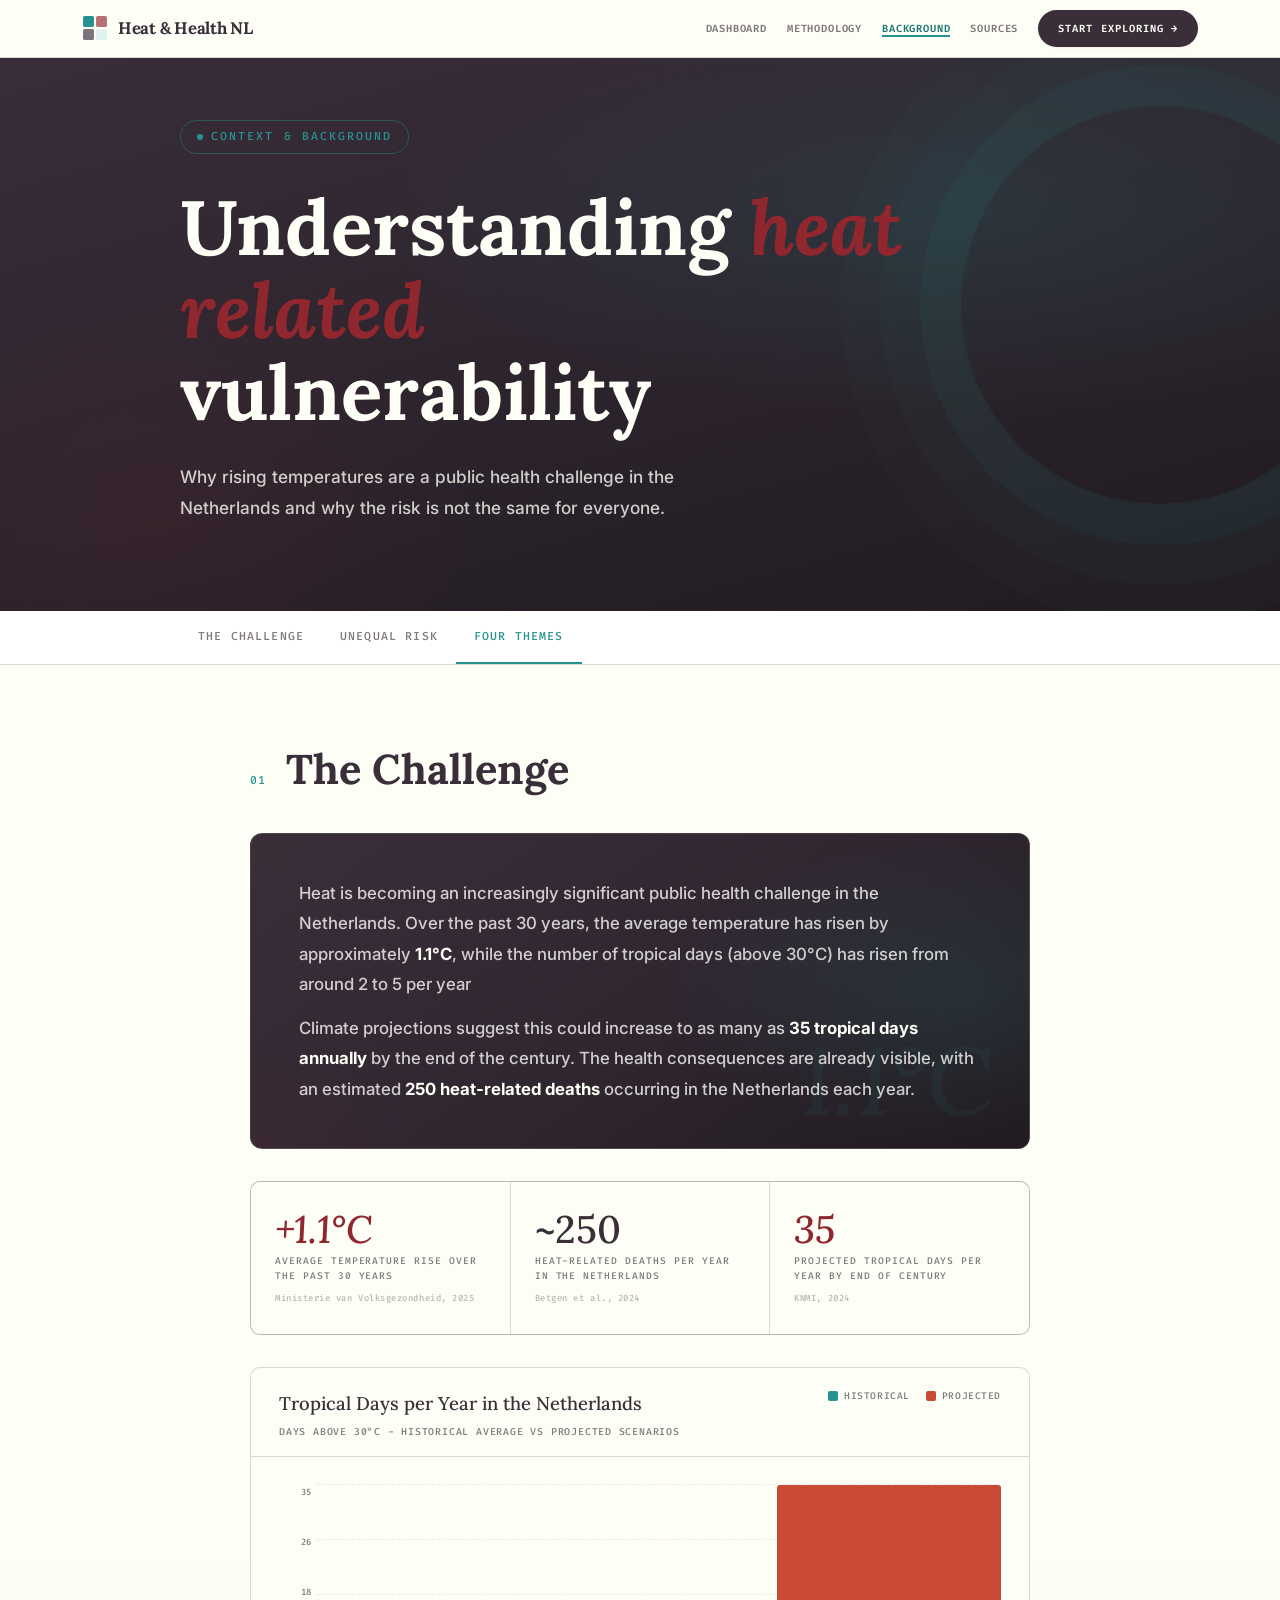
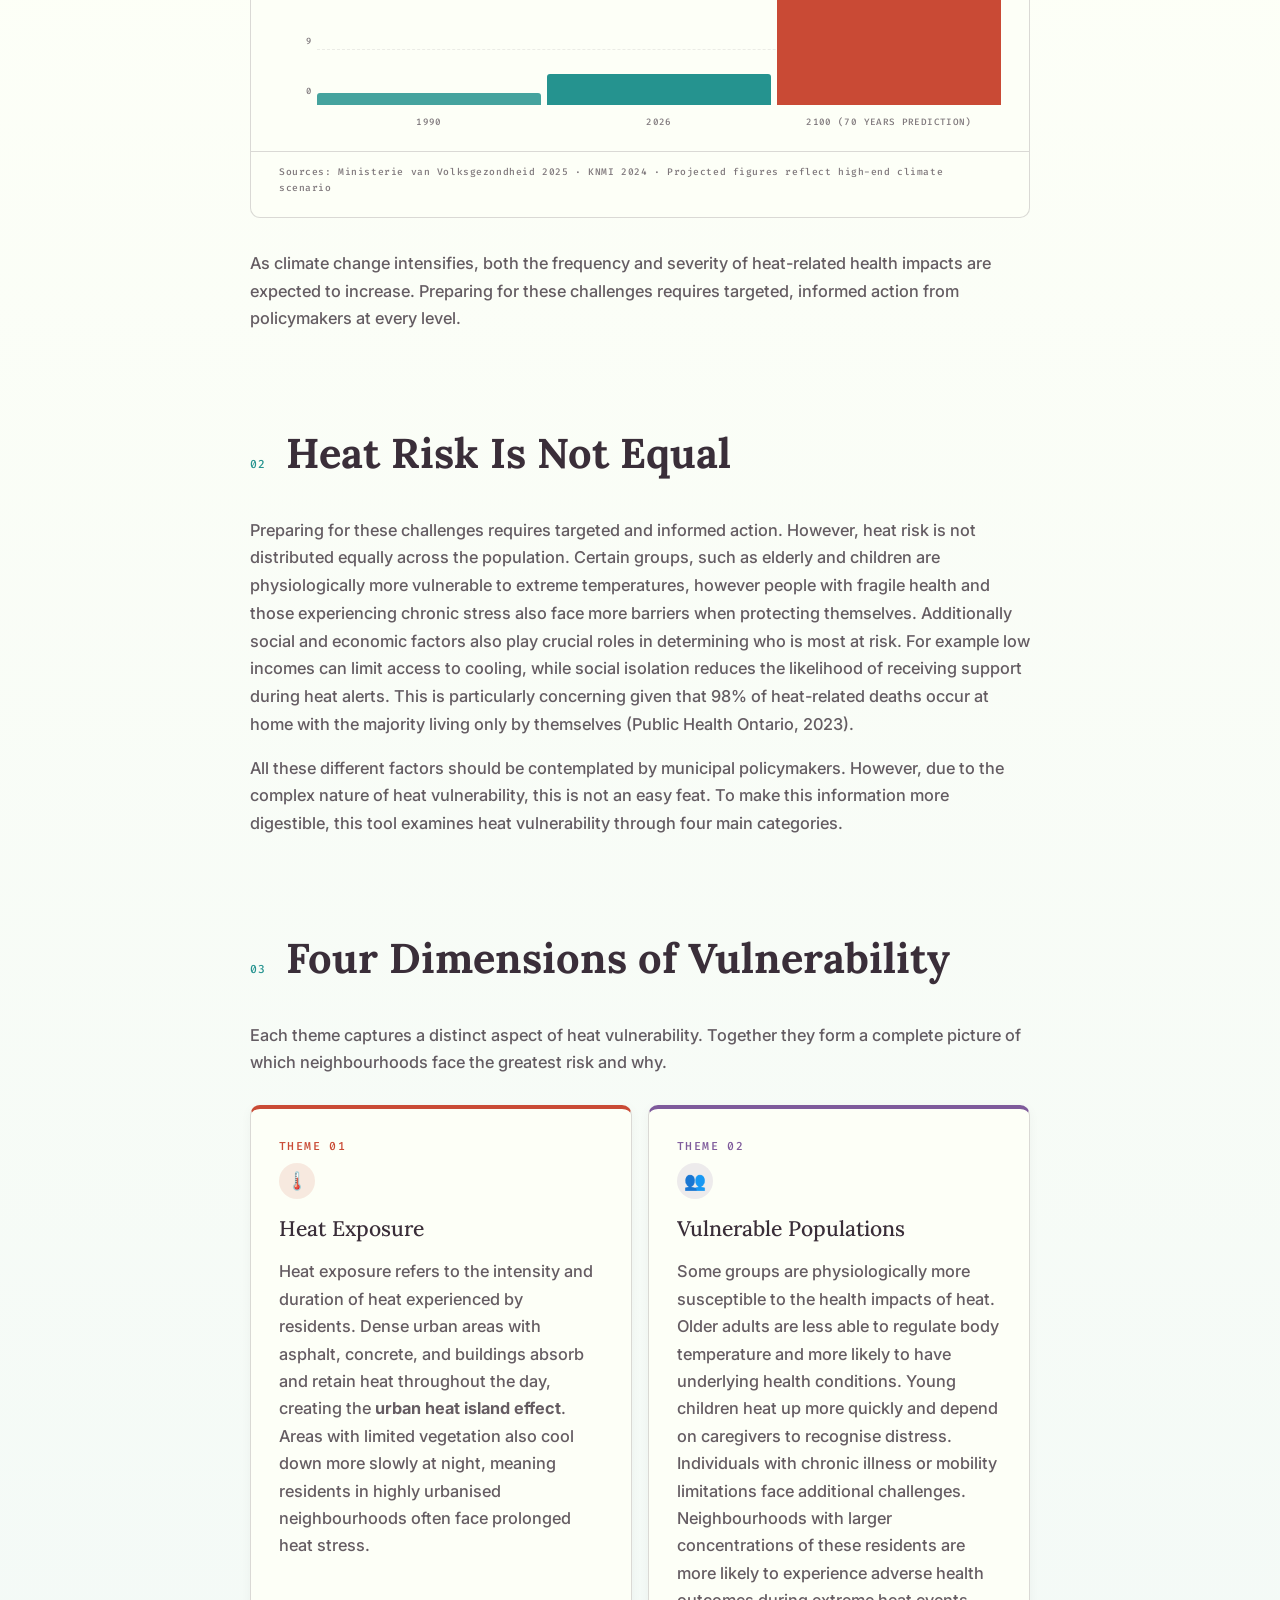
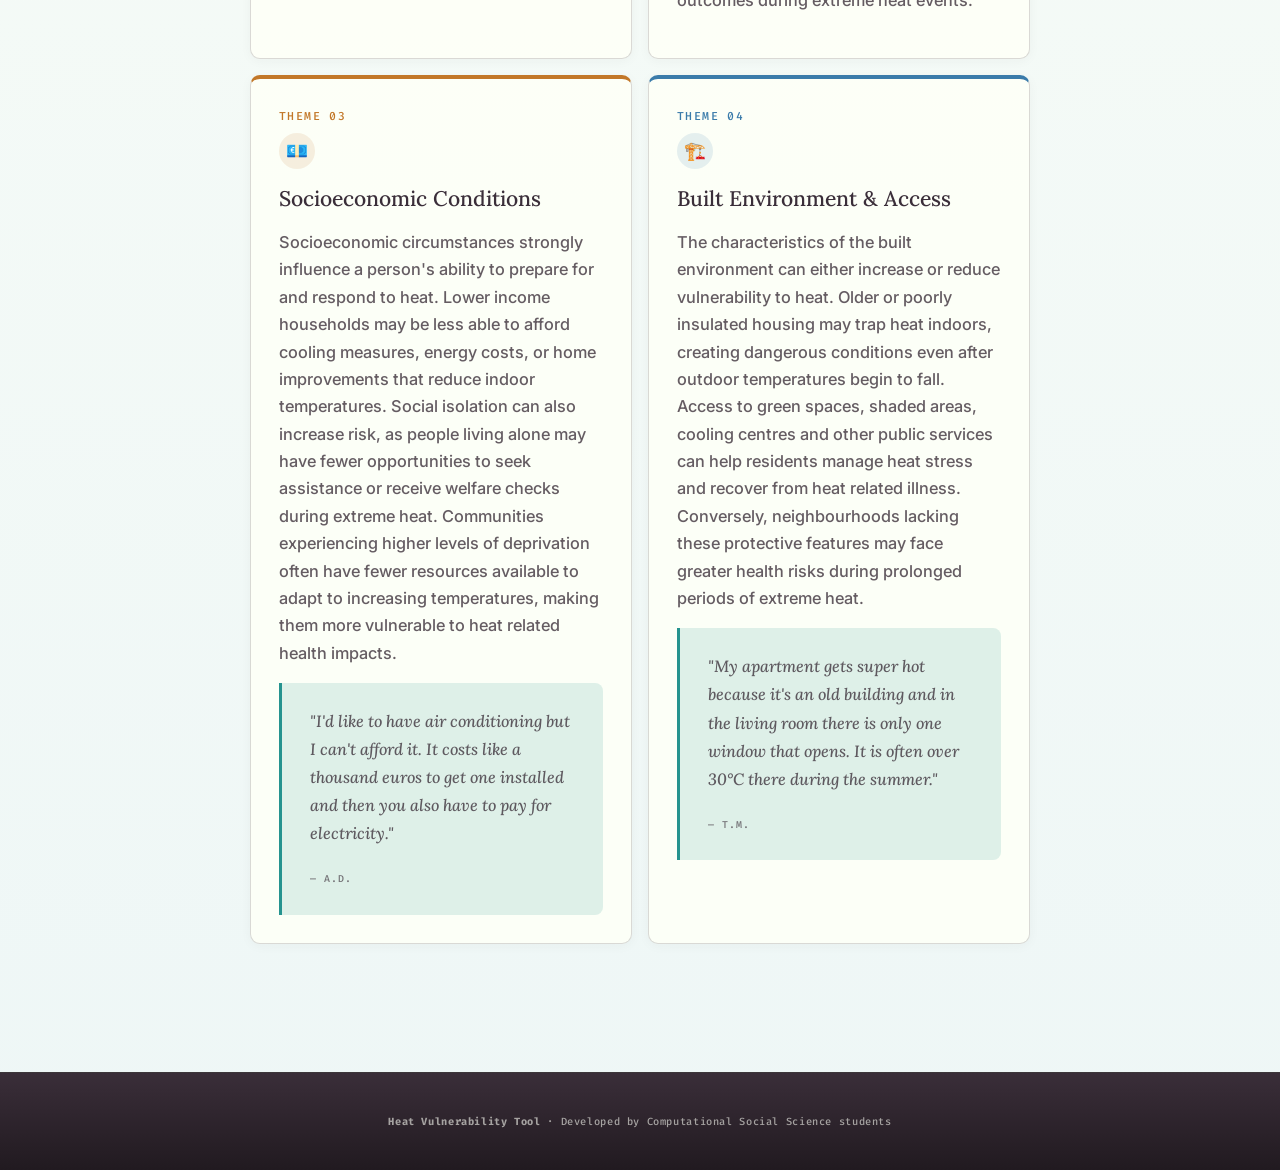
<file: background.html>
<!DOCTYPE html>
<html lang="en">
<head>
    <meta charset="UTF-8">
    <link rel="icon" type="image/svg+xml" href="favicon.svg">
    <meta name="viewport" content="width=device-width, initial-scale=1.0">
    <title>Understanding Heat Vulnerability — Heat &amp; Health NL</title>
    <link rel="preconnect" href="https://fonts.googleapis.com">
    <link rel="preconnect" href="https://fonts.gstatic.com" crossorigin>
    <link rel="stylesheet" href="global.css?v=font-uniform-1">
    <style>
        body { background: linear-gradient(180deg, #fdfff7 0%, var(--paper) 35%, rgba(37,147,143,.08) 100%); line-height: 1.7; overflow-x: hidden; }

        /* ── HERO ── */
        .hero { position: relative; background: linear-gradient(165deg, #3a2e39 0%, #2f2630 45%, #211a20 100%); color: #fdfff7; padding: 120px 40px 88px; overflow: hidden; }
        .hero::before { content: ''; position: absolute; inset: 0; background: radial-gradient(ellipse 75% 55% at 75% 35%, rgba(37,147,143,0.14) 0%, transparent 60%), radial-gradient(ellipse 45% 70% at 12% 85%, rgba(145,39,46,0.10) 0%, transparent 55%); }
        .hero::after { content: ''; position: absolute; right: -80px; top: 50%; transform: translateY(-50%); width: 400px; height: 400px; border-radius: 50%; border: 1px solid rgba(37,147,143,0.14); box-shadow: 0 0 0 40px rgba(37,147,143,0.06), 0 0 0 80px rgba(37,147,143,0.035), 0 0 0 120px rgba(37,147,143,0.025); }
        .hero-inner { position: relative; max-width: 920px; margin: 0 auto; z-index: 1; }
        .hero-label { display: inline-flex; align-items: center; gap: 8px; font-family: var(--mono); font-size: 0.72rem; letter-spacing: 0.18em; text-transform: uppercase; color: #25938f; border: 1px solid rgba(37,147,143,0.42); padding: 6px 16px; border-radius: 999px; margin-bottom: 32px; opacity: 0; animation: fadeUp 0.6s ease 0.1s forwards; }
        .hero-label::before { content: ''; width: 6px; height: 6px; border-radius: 50%; background: var(--accent); animation: pulse 2s ease infinite; }
        @keyframes pulse { 0%,100% { opacity:1; } 50% { opacity:0.3; } }
        .hero h1 { font-family: var(--serif); font-size: clamp(2.8rem, 6vw, 5rem); line-height: 1.08; margin-bottom: 28px; opacity: 0; animation: fadeUp 0.7s ease 0.2s forwards; }
        .hero h1 em { font-style: italic; color: #91272e; }
        .hero p { font-size: 1.08rem; color: rgba(253,255,247,0.78); max-width: 540px; line-height: 1.75; opacity: 0; animation: fadeUp 0.7s ease 0.35s forwards; }

        /* ── STICKY TABS ── */
        .sticky-nav { position: sticky; top: 58px; z-index: 99; background: rgba(255,255,255,0.94); backdrop-filter: blur(10px); border-bottom: 1px solid var(--border); padding: 0 40px; }
        .sticky-nav-inner { max-width: 920px; margin: 0 auto; display: flex; align-items: center; gap: 0; overflow-x: auto; }
        .sticky-nav a { font-family: var(--mono); font-size: 0.72rem; letter-spacing: 0.1em; text-transform: uppercase; color: var(--light); text-decoration: none; padding: 16px 18px; white-space: nowrap; border-bottom: 2px solid transparent; transition: all 0.2s; }
        .sticky-nav a:hover { color: var(--accent-strong); border-bottom-color: rgba(37,147,143,.38); }
        .sticky-nav a.active { color: var(--accent); border-bottom-color: var(--accent); }

        /* ── MAIN LAYOUT ── */
        .container { max-width: 860px; margin: 0 auto; padding: 0 40px 100px; }
        .section { padding: 80px 0 0; }
        .section-header { display: flex; align-items: baseline; gap: 20px; margin-bottom: 40px; }
        .section-num { font-family: var(--mono); font-size: 0.72rem; color: var(--accent); letter-spacing: 0.1em; flex-shrink: 0; }
        .section h2 { font-family: var(--serif); font-size: clamp(1.8rem, 3.5vw, 2.6rem); color: var(--ink); line-height: 1.15; }
        .section h3 { font-family: var(--sans); font-size: 1rem; font-weight: 600; letter-spacing: 0.06em; text-transform: uppercase; color: var(--mid); margin: 36px 0 14px; }
        .section p { color: var(--mid); margin-bottom: 16px; font-size: 1.02rem; }

        /* ── INTRO CARD ── */
        .intro-card {
            background: linear-gradient(145deg, #3a2e39 0%, #2f2630 55%, #211a20 100%);
            color: #fdfff7; padding: 44px 48px;
            border-radius: 12px; position: relative; overflow: hidden;
            border: 1px solid rgba(253,255,247,.14);
            margin-bottom: 8px;
        }
        .intro-card::before {
            content: '';
            position: absolute; inset: 0;
            background:
                radial-gradient(ellipse 60% 80% at 90% 50%, rgba(37,147,143,0.14) 0%, transparent 60%),
                radial-gradient(ellipse 40% 60% at 0% 100%, rgba(145,39,46,0.08) 0%, transparent 55%);
            pointer-events: none;
        }
        .intro-card::after {
            content: '1.1°C';
            position: absolute; right: 36px; bottom: 20px;
            font-family: var(--serif); font-style: italic;
            font-size: 6rem; line-height: 1; color: rgba(37,147,143,0.08);
            pointer-events: none; user-select: none;
        }
        .intro-card p { color: rgba(250,248,245,0.8); font-size: 1.05rem; line-height: 1.8; margin-bottom: 14px; position: relative; z-index: 1; }
        .intro-card p:last-child { margin-bottom: 0; }
        .intro-card strong { color: var(--paper); }
        .intro-card .accent-text { color: var(--accent); }

        /* ── STAT STRIP ── */
        .stat-strip {
            display: grid; grid-template-columns: repeat(3, 1fr); gap: 1px;
            background: var(--border); border-radius: 10px; overflow: hidden;
            border: 1px solid var(--border); margin: 32px 0;
        }
        .stat-cell {
            background: var(--paper); padding: 28px 24px;
            display: flex; flex-direction: column; gap: 6px;
        }
        .stat-val { font-family: var(--serif); font-size: 2.4rem; line-height: 1; color: var(--ink); }
        .stat-val em { font-style: italic; color: var(--heat); }
        .stat-label { font-family: var(--mono); font-size: 0.6rem; letter-spacing: 0.1em; text-transform: uppercase; color: var(--light); line-height: 1.5; }
        .stat-source { font-family: var(--mono); font-size: 0.56rem; letter-spacing: 0.06em; color: rgba(58,46,57,.35); margin-top: 2px; }

        /* ── CHART SECTION ── */
        .chart-card {
            background: var(--paper); border: 1.5px solid var(--border);
            border-radius: 10px; overflow: hidden; margin: 32px 0;
        }
        .chart-header {
            padding: 20px 28px 16px;
            border-bottom: 1px solid var(--border);
            display: flex; align-items: flex-start; justify-content: space-between; gap: 16px;
        }
        .chart-title { font-family: var(--serif); font-size: 1.15rem; color: var(--ink); margin-bottom: 4px; }
        .chart-sub { font-family: var(--mono); font-size: 0.62rem; letter-spacing: 0.08em; text-transform: uppercase; color: var(--light); }
        .chart-legend { display: flex; gap: 16px; align-items: center; flex-shrink: 0; }
        .legend-item { display: flex; align-items: center; gap: 6px; font-family: var(--mono); font-size: 0.6rem; letter-spacing: 0.06em; text-transform: uppercase; color: var(--light); }
        .legend-dot { width: 10px; height: 10px; border-radius: 2px; }
        .chart-body { padding: 28px 28px 20px; }
        .chart-area { position: relative; height: 220px; display: flex; align-items: flex-end; gap: 6px; }
        .bar-group { flex: 1; display: flex; gap: 3px; align-items: flex-end; position: relative; }
        .bar {
            flex: 1; border-radius: 3px 3px 0 0;
            transition: filter 0.15s;
            cursor: default;
            position: relative;
        }
        .bar:hover { filter: brightness(1.08); }
        .bar-tooltip {
            position: absolute; bottom: calc(100% + 6px); left: 50%; transform: translateX(-50%);
            background: var(--ink); color: var(--paper);
            font-family: var(--mono); font-size: 0.6rem; letter-spacing: 0.04em;
            padding: 4px 8px; border-radius: 4px; white-space: nowrap;
            opacity: 0; pointer-events: none; transition: opacity 0.15s;
            z-index: 10;
        }
        .bar:hover .bar-tooltip { opacity: 1; }
        .bar-tooltip::after {
            content: ''; position: absolute; top: 100%; left: 50%; transform: translateX(-50%);
            border: 4px solid transparent; border-top-color: var(--ink);
        }
        .x-labels { display: flex; gap: 6px; margin-top: 10px; }
        .x-label { flex: 1; text-align: center; font-family: var(--mono); font-size: 0.58rem; letter-spacing: 0.04em; text-transform: uppercase; color: var(--light); }
        .y-axis { position: absolute; left: -32px; top: 0; bottom: 0; display: flex; flex-direction: column; justify-content: space-between; padding: 0; }
        .y-label { font-family: var(--mono); font-size: 0.56rem; color: var(--light); white-space: nowrap; }
        .gridlines { position: absolute; inset: 0; pointer-events: none; }
        .gridline { position: absolute; left: 0; right: 0; border-top: 1px dashed rgba(58,46,57,.09); }
        .chart-caption { padding: 12px 28px 20px; font-family: var(--mono); font-size: 0.6rem; letter-spacing: 0.06em; color: var(--light); border-top: 1px solid var(--border); }

        /* ── THEME CARDS ── */
        .themes-grid { display: grid; grid-template-columns: 1fr 1fr; gap: 16px; margin: 28px 0; }
        .theme-card {
            border: 1px solid var(--border); border-radius: 10px; padding: 28px;
            background: rgba(253,255,247,.92);
            transition: border-color 0.2s, transform 0.2s, box-shadow 0.2s;
            box-shadow: 0 2px 12px rgba(58,46,57,.04);
        }
        .theme-card:hover {
            transform: translateY(-3px);
            box-shadow: 0 12px 40px rgba(58,46,57,.1);
        }
        .theme-num { font-family: var(--mono); font-size: 0.72rem; letter-spacing: 0.12em; text-transform: uppercase; margin-bottom: 6px; }
        .theme-icon-wrap {
            width: 36px; height: 36px; border-radius: 50%;
            display: flex; align-items: center; justify-content: center;
            font-size: 1.1rem; margin-bottom: 12px;
        }
        .theme-title { font-family: var(--serif); font-size: 1.32rem; color: var(--ink); margin-bottom: 12px; }
        .theme-desc { font-size: 0.91rem; color: var(--mid); line-height: 1.68; margin: 0; }

        /* ── QUOTE CARD ── */
        .quote-card {
            border-left: 3px solid var(--accent);
            background: var(--accent-pale);
            padding: 24px 28px;
            border-radius: 0 8px 8px 0;
            margin: 24px 0;
        }
        .quote-text { font-family: var(--serif); font-style: italic; font-size: 1.08rem; color: var(--ink); line-height: 1.72; margin-bottom: 10px; }
        .quote-attr { font-family: var(--mono); font-size: 0.62rem; letter-spacing: 0.1em; text-transform: uppercase; color: var(--light); }

        /* ── CAVEATS ── */
        .caveat-item { display: flex; gap: 20px; padding: 22px 0; border-bottom: 1px solid var(--border); }
        .caveat-item:last-child { border-bottom: none; }
        .caveat-num { font-family: var(--mono); font-size: 0.7rem; color: var(--accent); letter-spacing: 0.1em; flex-shrink: 0; padding-top: 4px; min-width: 28px; }
        .caveat-body strong { color: var(--ink); font-weight: 600; display: block; margin-bottom: 4px; }
        .caveat-body { font-size: 0.96rem; color: var(--mid); line-height: 1.7; }

        @keyframes fadeUp { from { opacity: 0; transform: translateY(16px); } to { opacity: 1; transform: translateY(0); } }

        @media (max-width: 680px) {
            .themes-grid { grid-template-columns: 1fr; }
            .stat-strip { grid-template-columns: 1fr; }
            .hero::after { display: none; }
            .chart-header { flex-direction: column; }
            .chart-legend { display: none; }
        }
        @media (max-width: 480px) {
            .container { padding: 0 20px 80px; }
            .intro-card { padding: 28px 24px; }
            .sticky-nav { padding: 0 20px; }
        }
    </style>
</head>
<body data-page="background">

<header class="hero">
    <div class="hero-inner">
        <div class="hero-label">Context &amp; Background</div>
        <h1>Understanding <em>heat related </em><br>vulnerability</h1>
        <p>Why rising temperatures are a public health challenge in the Netherlands and why the risk is not the same for everyone.</p>
    </div>
</header>

<nav class="sticky-nav" id="stickyNav">
    <div class="sticky-nav-inner">
        <a href="#context"     data-section="context">The Challenge</a>
        <a href="#inequality"  data-section="inequality">Unequal Risk</a>
        <a href="#themes"      data-section="themes">Four Themes</a>
    </div>
</nav>

<div class="container">

    <!-- ── 01 CONTEXT ── -->
    <section id="context" class="section">
        <div class="section-header">
            <span class="section-num">01</span>
            <h2>The Challenge</h2>
        </div>

        <div class="intro-card">
            <p>Heat is becoming an increasingly significant public health challenge in the Netherlands. Over the past 30 years, the average temperature has risen by approximately <strong>1.1°C</strong>, while the number of tropical days (above 30°C) has risen from around 2 to 5 per year</p>
            <p>Climate projections suggest this could increase to as many as <strong>35 tropical days annually</strong> by the end of the century. The health consequences are already visible, with an estimated <strong>250 heat-related deaths</strong> occurring in the Netherlands each year.</p>
        </div>

        <!-- Stat strip -->
        <div class="stat-strip">
            <div class="stat-cell">
                <span class="stat-val"><em>+1.1°C</em></span>
                <span class="stat-label">Average temperature rise over the past 30 years</span>
                <span class="stat-source">Ministerie van Volksgezondheid, 2025</span>
            </div>
            <div class="stat-cell">
                <span class="stat-val">~250</span>
                <span class="stat-label">Heat-related deaths per year in the Netherlands</span>
                <span class="stat-source">Betgen et al., 2024</span>
            </div>
            <div class="stat-cell">
                <span class="stat-val"><em>35</em></span>
                <span class="stat-label">Projected tropical days per year by end of century</span>
                <span class="stat-source">KNMI, 2024</span>
            </div>
        </div>

        <!-- Bar chart: tropical days -->
        <div class="chart-card">
            <div class="chart-header">
                <div>
                    <div class="chart-title">Tropical Days per Year in the Netherlands</div>
                    <div class="chart-sub">Days above 30°C - historical average vs projected scenarios</div>
                </div>
                <div class="chart-legend">
                    <div class="legend-item"><div class="legend-dot" style="background:#25938f"></div>Historical</div>
                    <div class="legend-item"><div class="legend-dot" style="background:#c94a35"></div>Projected</div>
                </div>
            </div>
            <div class="chart-body">
                <div style="position:relative;padding-left:38px">
                    <div class="y-axis" style="left:0;top:0;bottom:32px;width:32px;display:flex;flex-direction:column;justify-content:space-between;align-items:flex-end;position:absolute">
                        <span class="y-label">35</span>
                        <span class="y-label">26</span>
                        <span class="y-label">18</span>
                        <span class="y-label">9</span>
                        <span class="y-label">0</span>
                    </div>
                    <div class="chart-area" style="padding-bottom:0">
                        <div class="gridlines">
                            <div class="gridline" style="bottom:25%"></div>
                            <div class="gridline" style="bottom:50%"></div>
                            <div class="gridline" style="bottom:75%"></div>
                            <div class="gridline" style="bottom:100%"></div>
                        </div>
                        <!-- 30 years ago ~2 days -->
                        <div class="bar-group">
                            <div class="bar" style="height:calc(220px * 2/35);background:#25938f;opacity:0.85">
                                <div class="bar-tooltip">~2 days</div>
                            </div>
                        </div>
                        <!-- Today ~5 days -->
                        <div class="bar-group">
                            <div class="bar" style="height:calc(220px * 5/35);background:#25938f">
                                <div class="bar-tooltip">~5 days</div>
                            </div>
                        </div>
                        <!-- 2100 projected ~35 -->
                        <div class="bar-group">
                            <div class="bar" style="height:calc(220px * 35/35);background:#c94a35">
                                <div class="bar-tooltip">~35 days (proj.)</div>
                            </div>
                        </div>
                    </div>
                    <div class="x-labels">
                        <div class="x-label">1990 </div>
                        <div class="x-label">2026 </div>
                        <div class="x-label">2100 (70 years prediction)</div>
                    </div>
                </div>
            </div>
            <div class="chart-caption">Sources: Ministerie van Volksgezondheid 2025 · KNMI 2024 · Projected figures reflect high-end climate scenario</div>
        </div>

        <p>As climate change intensifies, both the frequency and severity of heat-related health impacts are expected to increase. Preparing for these challenges requires targeted, informed action from policymakers at every level.</p>
    </section>

    <!-- ── 02 UNEQUAL RISK ── -->
    <section id="inequality" class="section">
        <div class="section-header">
            <span class="section-num">02</span>
            <h2>Heat Risk Is Not Equal</h2>
        </div>

        <p>Preparing for these challenges requires targeted and informed action. 
            However, heat risk is not distributed equally across the population. 
            Certain groups, such as elderly and children are physiologically more vulnerable to extreme temperatures, 
            however people with fragile health and those experiencing chronic stress also face more barriers when protecting themselves. 
            Additionally social and economic factors also play crucial roles in determining who is most at risk. 
            For example low incomes can limit access to cooling, while social isolation reduces the likelihood of receiving support during heat alerts. 
            This is particularly concerning given that 98% of heat-related deaths occur at home with the majority living only by themselves (Public Health Ontario, 2023). </p>
        <p>All these different factors should be contemplated by municipal policymakers. However, due to the complex nature of heat vulnerability, this is not an easy feat. To make this information more digestible, this tool examines heat vulnerability through four main categories.</p>
    </section>

    <!-- ── 03 FOUR THEMES ── -->
    <section id="themes" class="section">
        <div class="section-header">
            <span class="section-num">03</span>
            <h2>Four Dimensions of Vulnerability</h2>
        </div>

        <p>Each theme captures a distinct aspect of heat vulnerability. Together they form a complete picture of which neighbourhoods face the greatest risk and why.</p>

        <div class="themes-grid">

            <!-- Heat Exposure -->
            <div class="theme-card" style="border-top: 4px solid var(--c-heat)">
                <div class="theme-num" style="color:var(--c-heat)">Theme 01</div>
                <div class="theme-icon-wrap" style="background:rgba(201,74,53,0.12);color:var(--c-heat)">🌡️</div>
                <div class="theme-title">Heat Exposure</div>
                <p class="theme-desc">Heat exposure refers to the intensity and duration of heat experienced by residents. Dense urban areas with asphalt, concrete, and buildings absorb and retain heat throughout the day, creating the <strong>urban heat island effect</strong>. Areas with limited vegetation also cool down more slowly at night, meaning residents in highly urbanised neighbourhoods often face prolonged heat stress.</p>
            </div>

            <!-- Vulnerable Populations -->
            <div class="theme-card" style="border-top: 4px solid var(--c-pop)">
                <div class="theme-num" style="color:var(--c-pop)">Theme 02</div>
                <div class="theme-icon-wrap" style="background:rgba(126,90,155,0.12);color:var(--c-pop)">👥</div>
                <div class="theme-title">Vulnerable Populations</div>
                <p class="theme-desc">Some groups are physiologically more susceptible to the health impacts of heat. Older adults are less able to regulate body temperature and more likely to have underlying health conditions. Young children heat up more quickly and depend on caregivers to recognise distress. Individuals with chronic illness or mobility limitations face additional challenges. Neighbourhoods with larger concentrations of these residents are more likely to experience adverse health outcomes during extreme heat events.</p>
            </div>

            <!-- Socioeconomic -->
            <div class="theme-card" style="border-top: 4px solid var(--c-socio)">
                <div class="theme-num" style="color:var(--c-socio)">Theme 03</div>
                <div class="theme-icon-wrap" style="background:rgba(194,119,40,0.12);color:var(--c-socio)">💶</div>
                <div class="theme-title">Socioeconomic Conditions</div>
                <p class="theme-desc">Socioeconomic circumstances strongly influence a person's ability to prepare for and respond to heat. Lower income households may be less able to afford cooling measures, energy costs, or home improvements that reduce indoor temperatures. Social isolation can also increase risk, as people living alone may have fewer opportunities to seek assistance or receive welfare checks during extreme heat. Communities experiencing higher levels of deprivation often have fewer resources available to adapt to increasing temperatures, making them more vulnerable to heat related health impacts.</p>
                <div class="quote-card" style="margin-top:16px;margin-bottom:0">
                    <p class="quote-text">"I'd like to have air conditioning but I can't afford it. It costs like a thousand euros to get one installed and then you also have to pay for electricity."</p>
                    <span class="quote-attr">— A.D.</span>
                </div>
            </div>

            <!-- Built Environment -->
            <div class="theme-card" style="border-top: 4px solid var(--c-built)">
                <div class="theme-num" style="color:var(--c-built)">Theme 04</div>
                <div class="theme-icon-wrap" style="background:rgba(58,123,170,0.12);color:var(--c-built)">🏗️</div>
                <div class="theme-title">Built Environment &amp; Access</div>
                <p class="theme-desc">The characteristics of the built environment can either increase or reduce vulnerability to heat. Older or poorly insulated housing may trap heat indoors, creating dangerous conditions even after outdoor temperatures begin to fall. Access to green spaces, shaded areas, cooling centres and other public services can help residents manage heat stress and recover from heat related illness. Conversely, neighbourhoods lacking these protective features may face greater health risks during prolonged periods of extreme heat.</p>
                <div class="quote-card" style="margin-top:16px;margin-bottom:0">
                    <p class="quote-text">"My apartment gets super hot because it's an old building and in the living room there is only one window that opens. It is often over 30°C there during the summer."</p>
                    <span class="quote-attr">— T.M.</span>
                </div>
            </div>

        </div>

    </section>

</div>

<footer>
    <p>
        <strong>Heat Vulnerability Tool</strong> · Developed by Computational Social Science students <br>
    </p>
</footer>

<script>
    const sections = ['context', 'inequality', 'themes'];
    const navLinks = document.querySelectorAll('.sticky-nav a[data-section]');

    const observer = new IntersectionObserver((entries) => {
        entries.forEach(entry => {
            if (entry.isIntersecting) {
                navLinks.forEach(link => {
                    link.classList.toggle('active', link.dataset.section === entry.target.id);
                });
            }
        });
    }, { rootMargin: '-30% 0px -65% 0px' });

    sections.forEach(id => {
        const el = document.getElementById(id);
        if (el) observer.observe(el);
    });
</script>
<script src="nav.js?v=nav-uniform-2" defer></script>

</body>
</html>
</file>
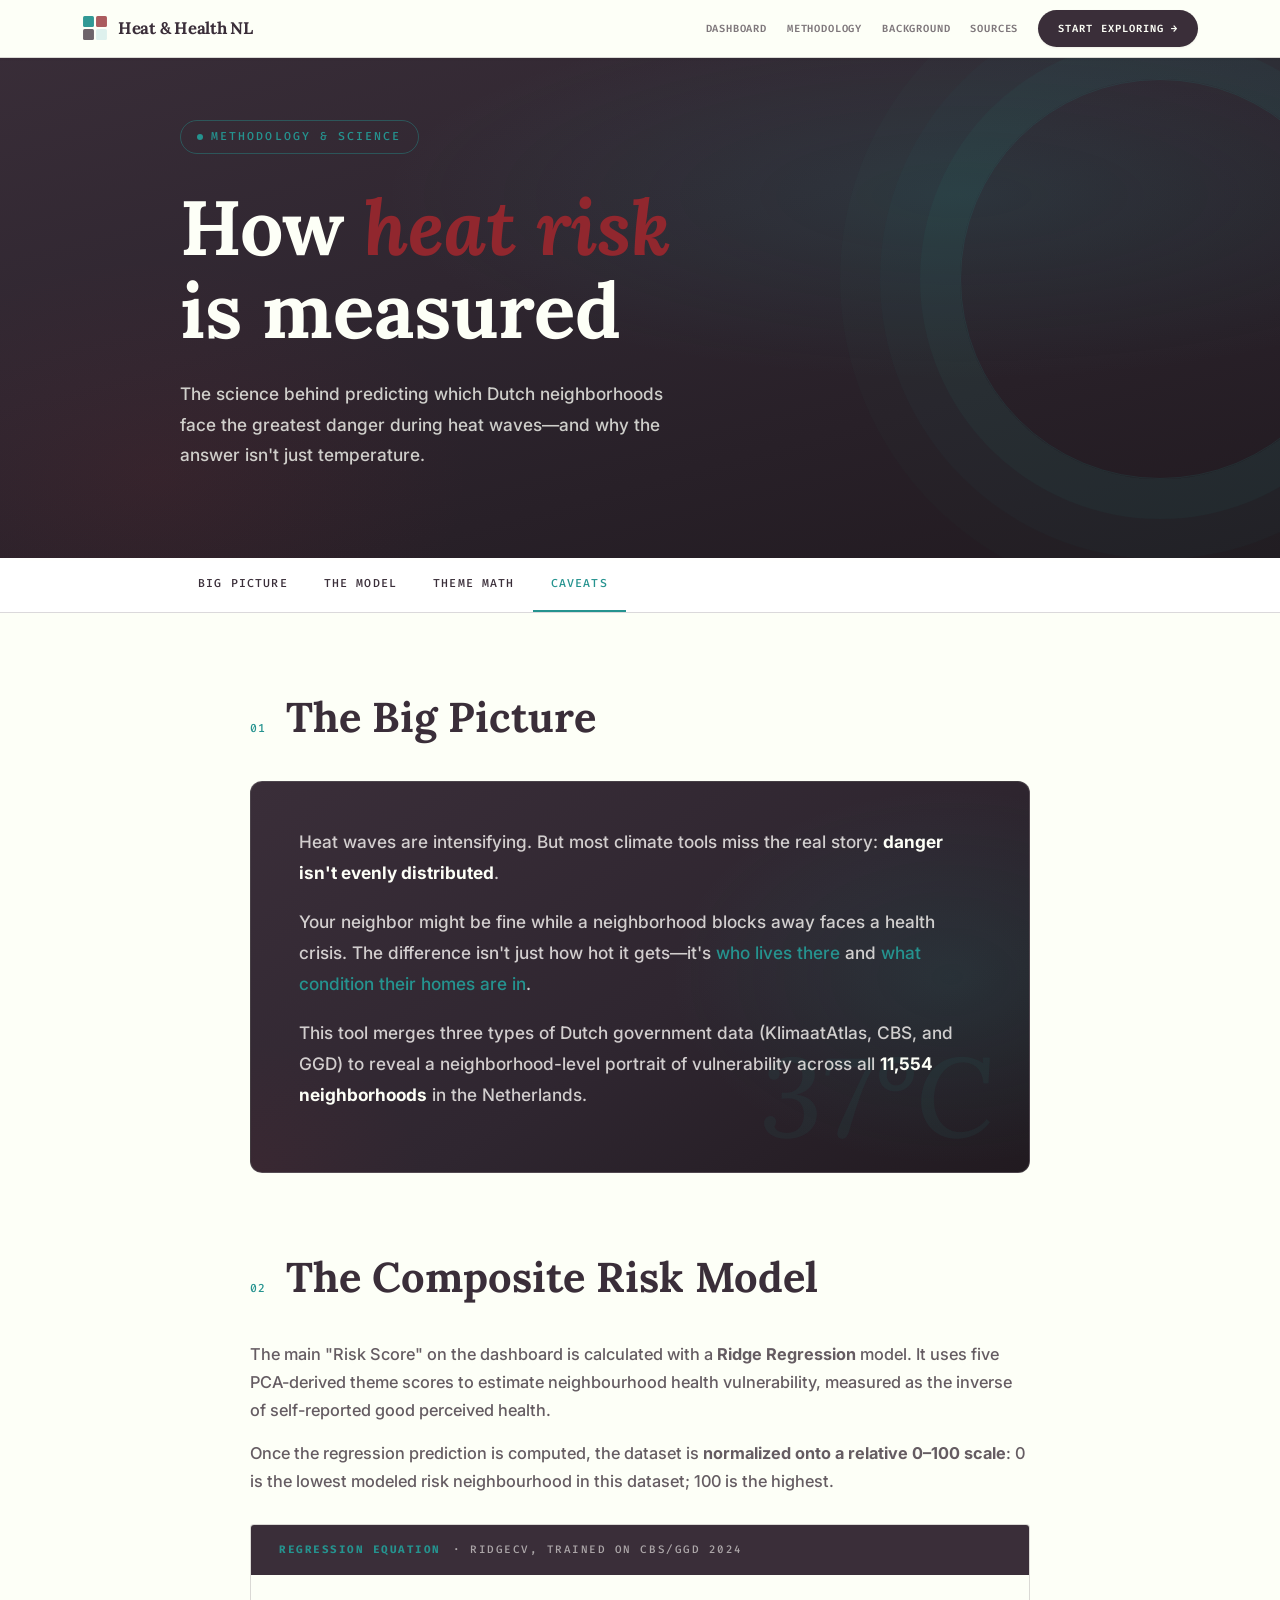
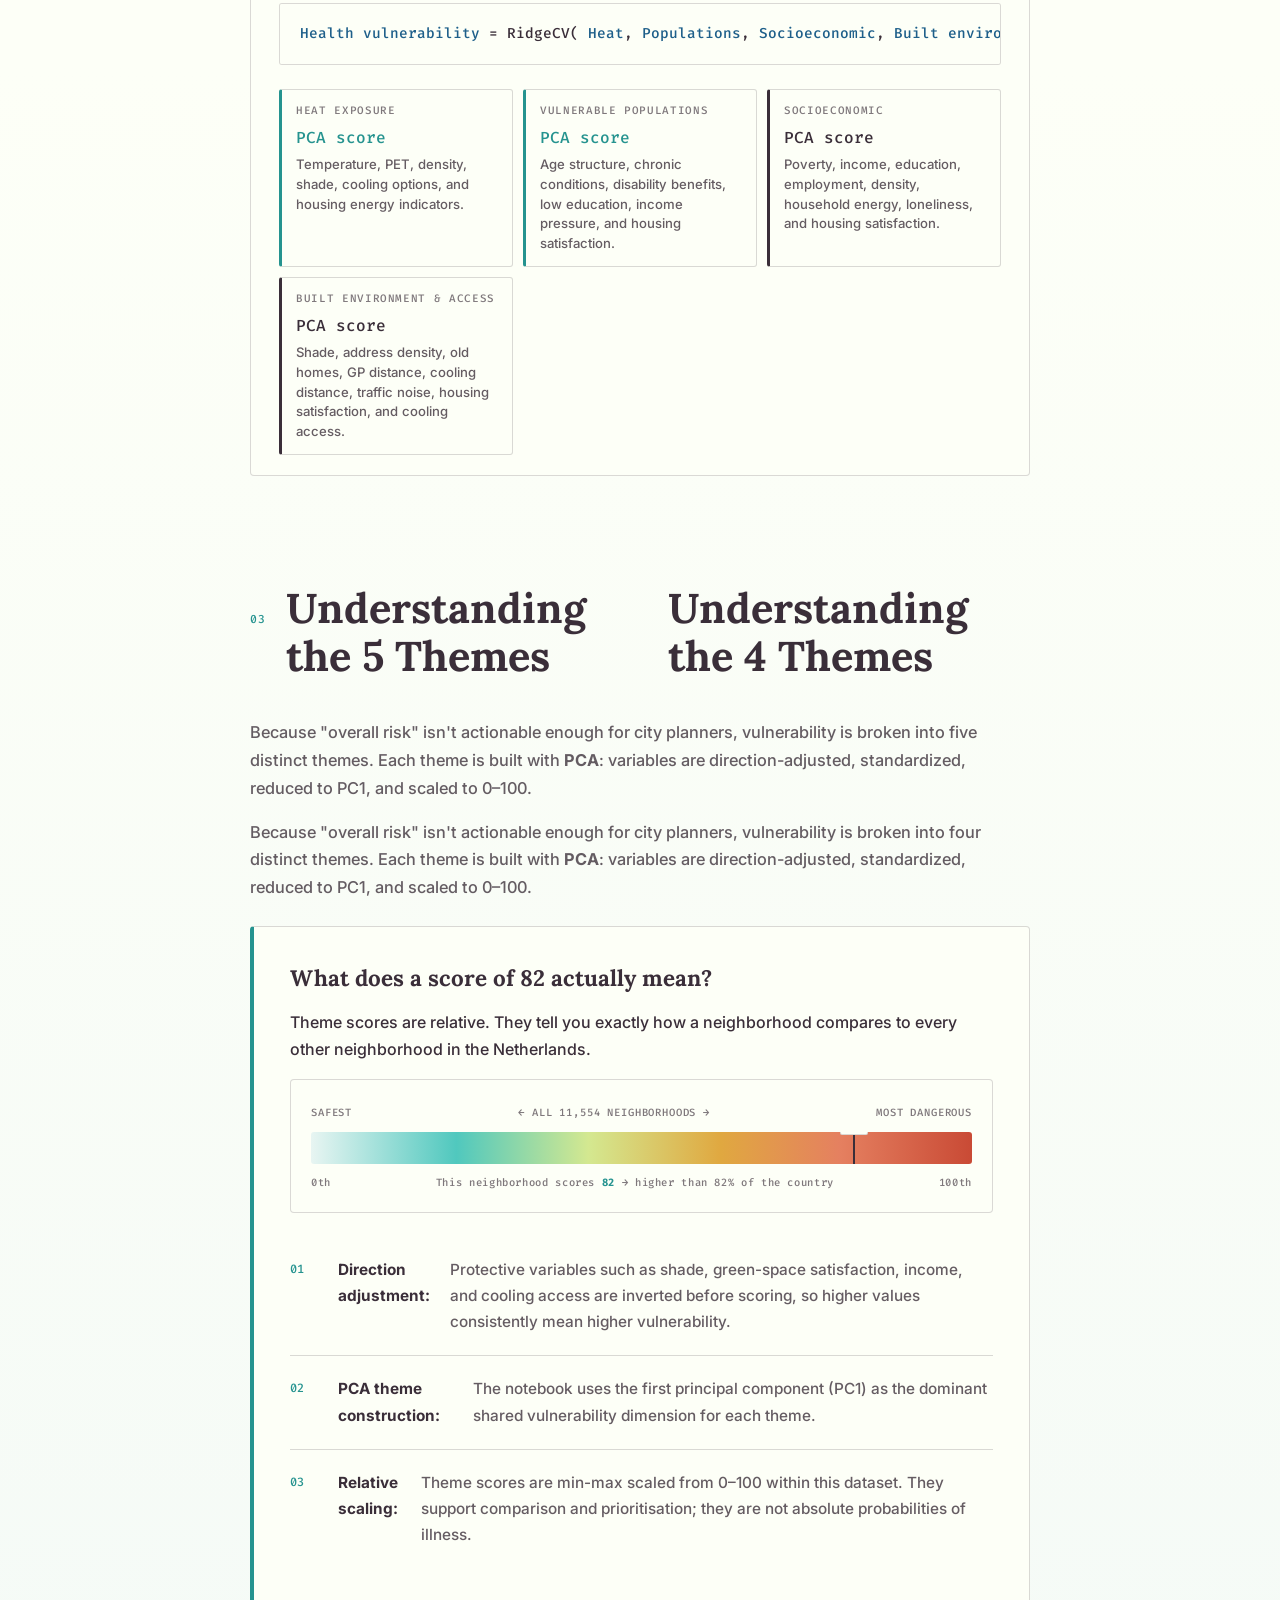
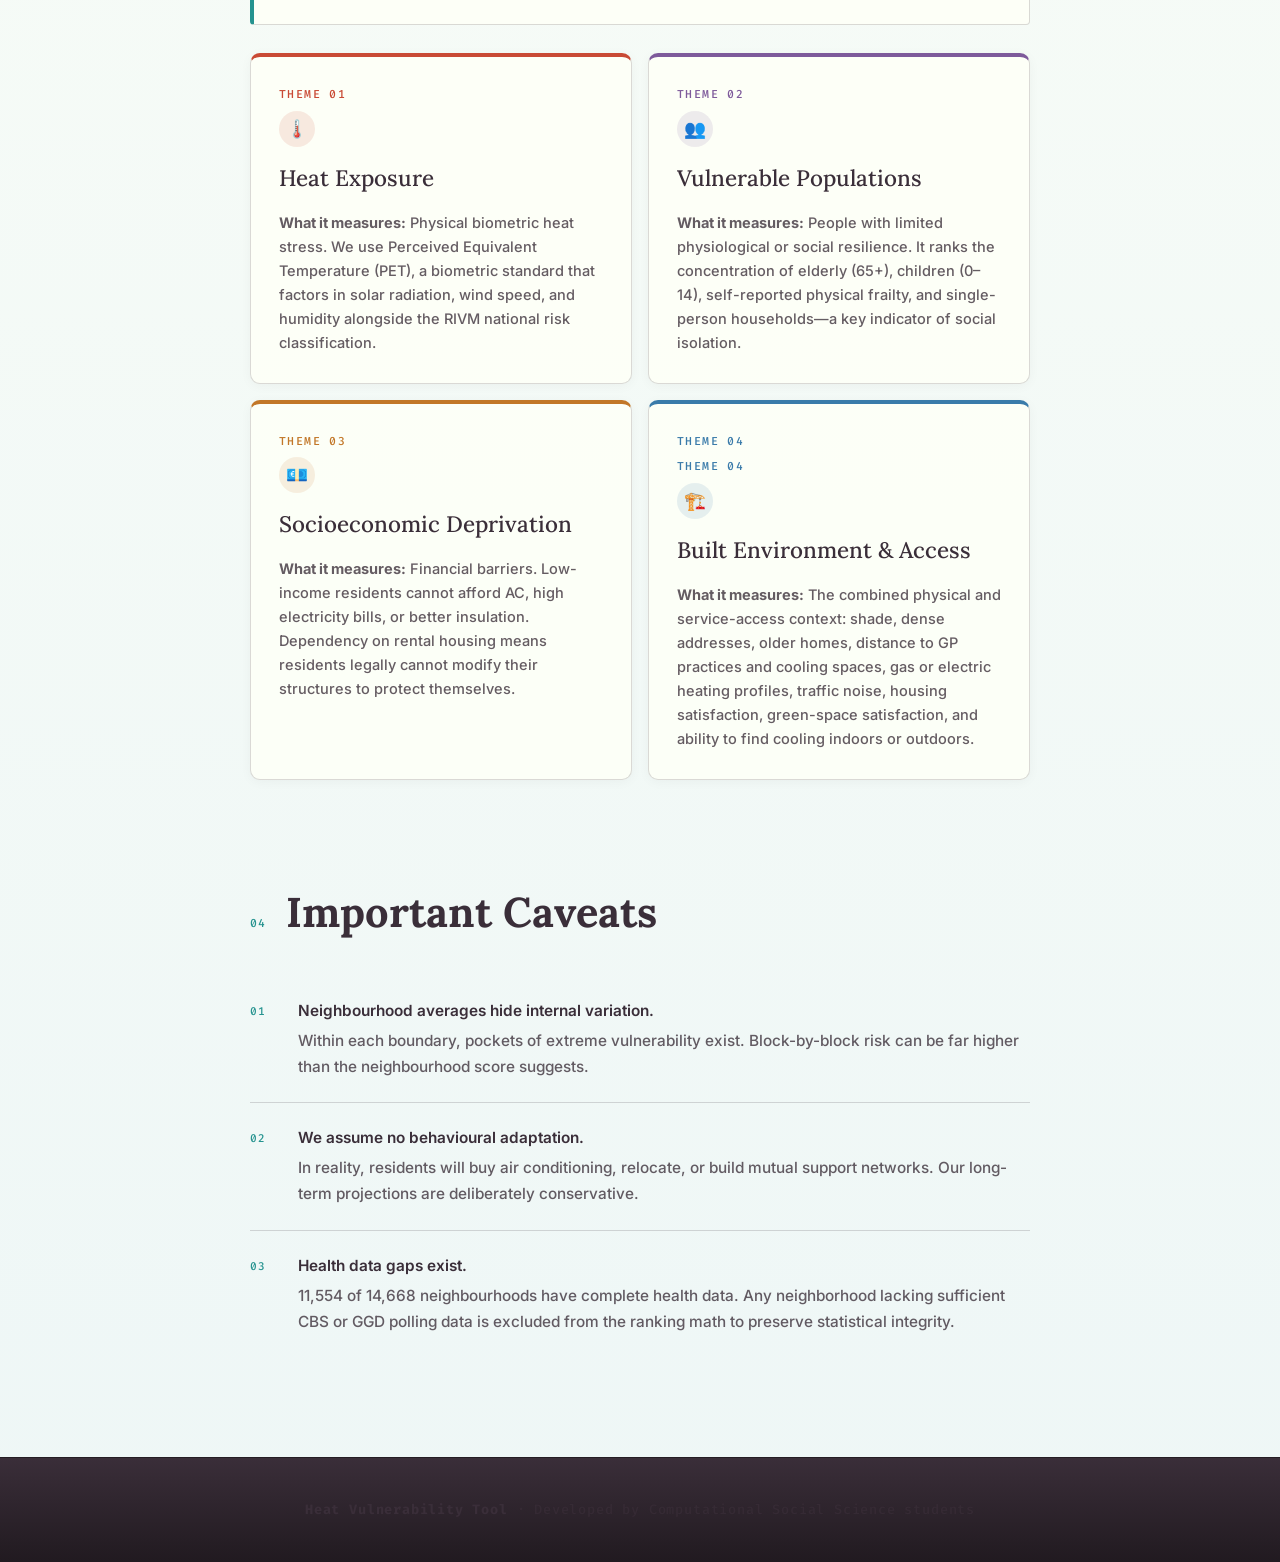
<file: explain.html>
<!DOCTYPE html>
<html lang="en">
<head>
    <meta charset="UTF-8">
    <link rel="icon" type="image/svg+xml" href="favicon.svg">
    <meta name="viewport" content="width=device-width, initial-scale=1.0">
    <title>How It Works — Heat Vulnerability Tool</title>
    <link rel="preconnect" href="https://fonts.googleapis.com">
    <link rel="preconnect" href="https://fonts.gstatic.com" crossorigin>
    <link rel="stylesheet" href="global.css?v=font-uniform-1">
    <style>
        body { background: linear-gradient(180deg, #fdfff7 0%, var(--paper) 35%, rgba(37,147,143,.08) 100%); line-height: 1.7; overflow-x: hidden; }
        
        /* ── HERO ── */
        .hero { position: relative; background: linear-gradient(165deg, #3a2e39 0%, #2f2630 45%, #211a20 100%); color: #fdfff7; padding: 120px 40px 88px; overflow: hidden; }
        .hero::before { content: ''; position: absolute; inset: 0; background: radial-gradient(ellipse 75% 55% at 75% 35%, rgba(37,147,143,0.14) 0%, transparent 60%), radial-gradient(ellipse 45% 70% at 12% 85%, rgba(145,39,46,0.10) 0%, transparent 55%); }
        /* Decorative heat rings */
        .hero::after { content: ''; position: absolute; right: -80px; top: 50%; transform: translateY(-50%); width: 400px; height: 400px; border-radius: 50%; border: 1px solid rgba(37,147,143,0.14); box-shadow: 0 0 0 40px rgba(37,147,143,0.06), 0 0 0 80px rgba(37,147,143,0.035), 0 0 0 120px rgba(37,147,143,0.025); }
        .hero-inner { position: relative; max-width: 920px; margin: 0 auto; z-index: 1; }
        .hero-label { display: inline-flex; align-items: center; gap: 8px; font-family: var(--mono); font-size: 0.72rem; letter-spacing: 0.18em; text-transform: uppercase; color: #25938f; border: 1px solid rgba(37,147,143,0.42); padding: 6px 16px; border-radius: 999px; margin-bottom: 32px; opacity: 0; animation: fadeUp 0.6s ease 0.1s forwards; }
        .hero-label::before { content: ''; width: 6px; height: 6px; border-radius: 50%; background: var(--accent); animation: pulse 2s ease infinite; }
        @keyframes pulse { 0%,100% { opacity:1; } 50% { opacity:0.3; } }
        .hero h1 { font-family: var(--serif); font-size: clamp(2.8rem, 6vw, 5rem); line-height: 1.08; margin-bottom: 28px; opacity: 0; animation: fadeUp 0.7s ease 0.2s forwards; }
        .hero h1 em { font-style: italic; color: #91272e; }
        .hero p { font-size: 1.08rem; color: rgba(253,255,247,0.78); max-width: 520px; line-height: 1.75; opacity: 0; animation: fadeUp 0.7s ease 0.35s forwards; }

        /* ── STICKY TABS ── */
        .sticky-nav { position: sticky; top: 58px; z-index: 99; background: rgba(255,255,255,0.94); backdrop-filter: blur(10px); border-bottom: 1px solid var(--border); padding: 0 40px; }
        .sticky-nav-inner { max-width: 920px; margin: 0 auto; display: flex; align-items: center; gap: 0; overflow-x: auto; }
        .sticky-nav a { font-family: var(--mono); font-size: 0.72rem; letter-spacing: 0.1em; text-transform: uppercase; color: var(--text-light); text-decoration: none; padding: 16px 18px; white-space: nowrap; border-bottom: 2px solid transparent; transition: all 0.2s; }
        .sticky-nav a:hover { color: var(--accent-strong); border-bottom-color: rgba(37,147,143,0.38); }
        .sticky-nav a.active { color: var(--accent); border-bottom-color: var(--accent); }

        /* ── MAIN LAYOUT ── */
        .container { max-width: 860px; margin: 0 auto; padding: 0 40px 100px; }
        .section { padding: 80px 0 0; }
        .section-header { display: flex; align-items: baseline; gap: 20px; margin-bottom: 40px; }
        .section-num { font-family: var(--mono); font-size: 0.72rem; color: var(--accent); letter-spacing: 0.1em; flex-shrink: 0; }
        .section h2 { font-family: var(--serif); font-size: clamp(1.8rem, 3.5vw, 2.6rem); color: var(--ink); line-height: 1.15; }
        .section h3 { font-family: var(--sans); font-size: 1rem; font-weight: 600; letter-spacing: 0.06em; text-transform: uppercase; color: var(--mid); margin: 36px 0 14px; }
        .section p { color: var(--mid); margin-bottom: 16px; font-size: 1.02rem; }

        /* ── INTRO CARD ── */
        .intro-card {
            background: linear-gradient(145deg, #3a2e39 0%, #2f2630 55%, #211a20 100%);
            color: #fdfff7; padding: 44px 48px;
            border-radius: 12px; position: relative; overflow: hidden;
            border: 1px solid rgba(253,255,247,.14);
        }
        /* Decorative background pattern */
        .intro-card::before {
            content: '';
            position: absolute; inset: 0;
            background:
                radial-gradient(ellipse 60% 80% at 90% 50%, rgba(37,147,143,0.14) 0%, transparent 60%),
                radial-gradient(ellipse 40% 60% at 0% 100%, rgba(145,39,46,0.08) 0%, transparent 55%);
            pointer-events: none;
        }
        .intro-card::after {
            content: '37°C';
            position: absolute; right: 36px; bottom: 20px;
            font-family: var(--serif); font-style: italic;
            font-size: 7rem; line-height: 1; color: rgba(37,147,143,0.08);
            pointer-events: none; user-select: none;
        }
        .intro-card p { color: rgba(250,248,245,0.8); font-size: 1.08rem; line-height: 1.8; margin-bottom: 18px; position: relative; z-index: 1; }
        .intro-card strong { color: var(--paper); }
        .intro-card .accent-text { color: var(--accent); }

        /* ── FORMULA VISUAL ── */
        .formula-block {
            background: var(--paper); border: 1.5px solid var(--border);
            border-radius: 4px; margin: 28px 0; overflow: hidden;
        }
        .formula-header {
            background: var(--ink); padding: 16px 28px;
            display: flex; align-items: center; gap: 12px;
        }
        .formula-header span {
            font-family: var(--mono); font-size: 0.68rem; letter-spacing: 0.14em;
            text-transform: uppercase; color: rgba(250,248,245,0.6);
        }
        .formula-header strong {
            font-family: var(--mono); font-size: 0.68rem; letter-spacing: 0.14em;
            text-transform: uppercase; color: var(--accent);
        }
        .formula-body { padding: 28px 28px 20px; }
        .formula-equation {
            font-family: var(--mono); font-size: 0.9rem; color: var(--ink);
            background: var(--paper); border: 1px solid var(--border);
            padding: 16px 20px; border-radius: 3px; line-height: 1.9;
            margin-bottom: 24px; overflow-x: auto; white-space: nowrap;
        }
        .formula-equation .coef { color: var(--accent); font-weight: 500; }
        .formula-equation .var  { color: #1e5f8a; }
        .formula-equation .base { color: var(--text-light); }
        .formula-terms { display: grid; grid-template-columns: repeat(auto-fill, minmax(220px, 1fr)); gap: 10px; }
        .formula-term {
            display: flex; flex-direction: column; gap: 4px;
            border: 1px solid var(--border); border-radius: 3px;
            padding: 12px 14px; background: var(--paper);
            border-left: 3px solid var(--accent);
        }
        .formula-term-label { font-family: var(--mono); font-size: 0.68rem; letter-spacing: 0.06em; color: var(--light); text-transform: uppercase; }
        .formula-term-coef  { font-family: var(--mono); font-size: 1rem; color: var(--accent); font-weight: 500; }
        .formula-term-desc  { font-size: 0.82rem; color: var(--mid); line-height: 1.5; }
        .formula-term.minor { border-left-color: var(--gold); }
        .formula-term.minor .formula-term-coef { color: var(--gold); }
        .formula-term.base-t { border-left-color: var(--light); }
        .formula-term.base-t .formula-term-coef { color: var(--text-mid); }

        /* ── PERCENTILE / EXPLANATION BOX ── */
        .math-box { background: var(--paper); border: 1.5px solid var(--border); border-left: 4px solid var(--accent); padding: 32px 36px; border-radius: 4px; margin: 24px 0; }
        .math-box h4 { font-family: var(--serif); font-size: 1.4rem; color: var(--ink); margin-bottom: 12px; }
        .math-box p { font-size: 1rem; color: var(--text-mid); margin-bottom: 16px; }

        /* ── PERCENTILE GRAPHIC ── */
        .percentile-graphic {
            background: var(--paper); border: 1px solid var(--border);
            border-radius: 4px; margin-top: 8px; margin-bottom: 24px;
            padding: 24px 20px 20px; overflow: hidden;
        }
        .ptile-label-row {
            display: flex; justify-content: space-between; align-items: center;
            margin-bottom: 10px;
        }
        .ptile-label-row span {
            font-family: var(--mono); font-size: 0.66rem; letter-spacing: 0.08em;
            text-transform: uppercase; color: var(--light);
        }
        .ptile-bar-wrap {
            position: relative; height: 32px; border-radius: 3px; overflow: hidden;
            background: linear-gradient(to right,
                #e8f5f2 0%, #50c8be 22%, #d4e890 42%, #e0a840 62%, #e58060 80%, #c94a35 100%);
        }
        /* Marker at 82nd percentile */
        .ptile-marker {
            position: absolute; top: 0; bottom: 0; left: 82%;
            width: 2px; background: var(--ink);
        }
        .ptile-marker::after {
            content: '82';
            position: absolute; top: -24px; left: 50%; transform: translateX(-50%);
            font-family: var(--mono); font-size: 0.78rem; font-weight: 500;
            color: var(--ink); white-space: nowrap;
            background: var(--paper); border: 1px solid var(--border);
            padding: 2px 6px; border-radius: 2px;
        }
        .ptile-under-row {
            display: flex; justify-content: space-between; margin-top: 10px;
        }
        .ptile-annotation {
            font-family: var(--mono); font-size: 0.66rem; letter-spacing: 0.06em;
            color: var(--light);
        }
        .ptile-annotation strong { color: var(--accent); }

        /* ── COMPONENTS ── */
        .scenarios-grid { display: grid; grid-template-columns: 1fr 1fr; gap: 16px; margin: 28px 0; }
        .scenario-card {
            border: 1px solid var(--border); border-radius: 10px; padding: 28px;
            background: rgba(253,255,247,.92); transition: border-color 0.2s, transform 0.2s, box-shadow 0.2s;
            box-shadow: 0 2px 12px rgba(26,20,16,.04);
        }
        .scenario-card:hover {
            transform: translateY(-3px);
            box-shadow: 0 12px 40px rgba(26,20,16,.1);
            border-color: rgba(145,39,46,.24);
        }
        .scenario-year { font-family: var(--mono); font-size: 0.72rem; letter-spacing: 0.12em; text-transform: uppercase; color: var(--light); margin-bottom: 6px; }
        .theme-icon {
            width: 36px; height: 36px; border-radius: 50%;
            display: flex; align-items: center; justify-content: center;
            font-size: 1.1rem; margin-bottom: 12px;
        }
        .scenario-title { font-family: var(--serif); font-size: 1.4rem; color: var(--ink); margin-bottom: 14px; }
        .scenario-desc { font-size: 0.91rem; color: var(--mid); line-height: 1.65; }

        .steps-list { list-style: none; counter-reset: step; margin: 24px 0; }
        .steps-list li { counter-increment: step; display: flex; gap: 20px; padding: 20px 0; border-bottom: 1px solid var(--border); font-size: 0.96rem; color: var(--mid); }
        .steps-list li:last-child { border-bottom: none; }
        .steps-list li::before { content: counter(step, decimal-leading-zero); font-family: var(--mono); font-size: 0.75rem; color: var(--accent); flex-shrink: 0; padding-top: 2px; min-width: 28px; }
        .steps-list li strong { color: var(--ink); }
        .steps-list code { font-family: var(--mono); font-size: 0.85em; background: var(--warm-mid); padding: 1px 5px; border-radius: 2px; }

        /* ── CAVEATS ── */
        .caveat-item {
            display: flex; gap: 20px; padding: 22px 0;
            border-bottom: 1px solid var(--border);
        }
        .caveat-item:last-child { border-bottom: none; }
        .caveat-num {
            font-family: var(--mono); font-size: 0.7rem; color: var(--accent);
            letter-spacing: 0.1em; flex-shrink: 0; padding-top: 4px; min-width: 28px;
        }
        .caveat-body strong { color: var(--ink); font-weight: 600; display: block; margin-bottom: 4px; }
        .caveat-body { font-size: 0.96rem; color: var(--mid); line-height: 1.7; }

        footer { border-top: 1px solid var(--border); padding: 40px; text-align: center; }
        footer p { font-size: 0.85rem; color: var(--light); line-height: 1.8; }
        footer strong { color: var(--ink); }

        @keyframes fadeUp { from { opacity: 0; transform: translateY(16px); } to { opacity: 1; transform: translateY(0); } }

        @media (max-width: 680px) {
            .scenarios-grid { grid-template-columns: 1fr; }
            .formula-terms { grid-template-columns: 1fr 1fr; }
            .hero::after { display: none; }
        }
        @media (max-width: 480px) {
            .formula-terms { grid-template-columns: 1fr; }
            .container { padding: 0 20px 80px; }
            .sticky-nav { padding: 0 20px; }
        }
    </style>
</head>
<body data-page="explain">

<header class="hero">
    <div class="hero-inner">
        <div class="hero-label">Methodology & Science</div>
        <h1>How <em>heat risk</em><br>is measured</h1>
        <p>The science behind predicting which Dutch neighborhoods face the greatest danger during heat waves—and why the answer isn't just temperature.</p>
    </div>
</header>

<nav class="sticky-nav" id="stickyNav">
    <div class="sticky-nav-inner">
        <a href="#bigpicture" data-section="bigpicture">Big Picture</a>
        <a href="#model"      data-section="model">The Model</a>
        <a href="#themes"     data-section="themes">Theme Math</a>
        <a href="#limitations" data-section="limitations">Caveats</a>
    </div>
</nav>

<div class="container">

    <!-- ── 01 BIG PICTURE ── -->
    <section id="bigpicture" class="section">
        <div class="section-header">
            <span class="section-num">01</span>
            <h2>The Big Picture</h2>
        </div>

        <div class="intro-card">
            <p>Heat waves are intensifying. But most climate tools miss the real story: <strong>danger isn't evenly distributed</strong>.</p>
            <p>Your neighbor might be fine while a neighborhood blocks away faces a health crisis. The difference isn't just how hot it gets—it's <span class="accent-text">who lives there</span> and <span class="accent-text">what condition their homes are in</span>.</p>
            <p>This tool merges three types of Dutch government data (KlimaatAtlas, CBS, and GGD) to reveal a neighborhood-level portrait of vulnerability across all <strong>11,554 neighborhoods</strong> in the Netherlands.</p>
        </div>
    </section>

    <!-- ── 02 THE MODEL ── -->
    <section id="model" class="section">
        <div class="section-header">
            <span class="section-num">02</span>
            <h2>The Composite Risk Model</h2>
        </div>
        <p>The main "Risk Score" on the dashboard is calculated with a <strong>Ridge Regression</strong> model. It uses five PCA-derived theme scores to estimate neighbourhood health vulnerability, measured as the inverse of self-reported good perceived health.</p>
        <p>Once the regression prediction is computed, the dataset is <strong>normalized onto a relative 0–100 scale</strong>: 0 is the lowest modeled risk neighbourhood in this dataset; 100 is the highest.</p>

        <!-- Formula Visual -->
        <div class="formula-block">
            <div class="formula-header">
                <strong>Regression Equation</strong>
                <span>· RidgeCV, trained on CBS/GGD 2024</span>
            </div>
            <div class="formula-body">
                <div class="formula-equation">
                    <span class="var">Health vulnerability</span> =
                    <span class="base">RidgeCV</span>(
                    <span class="var">Heat</span>,
                    <span class="var">Populations</span>,
                    <span class="var">Socioeconomic</span>,
                    <span class="var">Built environment &amp; access</span>)
                </div>
                <div class="formula-terms">
                    <div class="formula-term">
                        <div class="formula-term-label">Heat exposure</div>
                        <div class="formula-term-coef">PCA score</div>
                        <div class="formula-term-desc">Temperature, PET, density, shade, cooling options, and housing energy indicators.</div>
                    </div>
                    <div class="formula-term">
                        <div class="formula-term-label">Vulnerable populations</div>
                        <div class="formula-term-coef">PCA score</div>
                        <div class="formula-term-desc">Age structure, chronic conditions, disability benefits, low education, income pressure, and housing satisfaction.</div>
                    </div>
                    <div class="formula-term minor">
                        <div class="formula-term-label">Socioeconomic</div>
                        <div class="formula-term-coef">PCA score</div>
                        <div class="formula-term-desc">Poverty, income, education, employment, density, household energy, loneliness, and housing satisfaction.</div>
                    </div>
                    <div class="formula-term minor">
                        <div class="formula-term-label">Built environment &amp; access</div>
                        <div class="formula-term-coef">PCA score</div>
                        <div class="formula-term-desc">Shade, address density, old homes, GP distance, cooling distance, traffic noise, housing satisfaction, and cooling access.</div>
                    </div>
                </div>
            </div>
        </div>
    </section>

    <!-- ── 03 THEMES ── -->
    <section id="themes" class="section">
        <div class="section-header">
            <span class="section-num">03</span>
            <h2>Understanding the 5 Themes</h2>
            <h2>Understanding the 4 Themes</h2>
        </div>

        <p>Because "overall risk" isn't actionable enough for city planners, vulnerability is broken into five distinct themes. Each theme is built with <strong>PCA</strong>: variables are direction-adjusted, standardized, reduced to PC1, and scaled to 0–100.</p>
        <p>Because "overall risk" isn't actionable enough for city planners, vulnerability is broken into four distinct themes. Each theme is built with <strong>PCA</strong>: variables are direction-adjusted, standardized, reduced to PC1, and scaled to 0–100.</p>

        <div class="math-box">
            <h4>What does a score of 82 actually mean?</h4>
            <p>Theme scores are relative. They tell you exactly how a neighborhood compares to every other neighborhood in the Netherlands.</p>

            <!-- Percentile Graphic (was empty) -->
            <div class="percentile-graphic">
                <div class="ptile-label-row">
                    <span>Safest</span>
                    <span>← All 11,554 neighborhoods →</span>
                    <span>Most dangerous</span>
                </div>
                <div class="ptile-bar-wrap">
                    <div class="ptile-marker"></div>
                </div>
                <div class="ptile-under-row">
                    <div class="ptile-annotation">0th</div>
                    <div class="ptile-annotation">
                        This neighborhood scores <strong>82</strong> →
                        higher than 82% of the country
                    </div>
                    <div class="ptile-annotation">100th</div>
                </div>
            </div>

            <ol class="steps-list" style="margin-top: 20px;">
                <li><strong>Direction adjustment:</strong> Protective variables such as shade, green-space satisfaction, income, and cooling access are inverted before scoring, so higher values consistently mean higher vulnerability.</li>
                <li><strong>PCA theme construction:</strong> The notebook uses the first principal component (PC1) as the dominant shared vulnerability dimension for each theme.</li>
                <li><strong>Relative scaling:</strong> Theme scores are min-max scaled from 0–100 within this dataset. They support comparison and prioritisation; they are not absolute probabilities of illness.</li>
            </ol>
        </div>

        <div class="scenarios-grid">
            <div class="scenario-card" style="border-top: 4px solid var(--c-heat)">
                <div class="scenario-year" style="color: var(--c-heat);">Theme 01</div>
                <div class="theme-icon" style="background: rgba(201,74,53,0.12); color: var(--c-heat);">🌡️</div>
                <div class="scenario-title">Heat Exposure</div>
                <div class="scenario-desc"><strong>What it measures:</strong> Physical biometric heat stress. We use Perceived Equivalent Temperature (PET), a biometric standard that factors in solar radiation, wind speed, and humidity alongside the RIVM national risk classification.</div>
            </div>

            <div class="scenario-card" style="border-top: 4px solid var(--c-pop)">
                <div class="scenario-year" style="color: var(--c-pop);">Theme 02</div>
                <div class="theme-icon" style="background: rgba(126,90,155,0.12); color: var(--c-pop);">👥</div>
                <div class="scenario-title">Vulnerable Populations</div>
                <div class="scenario-desc"><strong>What it measures:</strong> People with limited physiological or social resilience. It ranks the concentration of elderly (65+), children (0–14), self-reported physical frailty, and single-person households—a key indicator of social isolation.</div>
            </div>

            <div class="scenario-card" style="border-top: 4px solid var(--c-socio)">
                <div class="scenario-year" style="color: var(--c-socio);">Theme 03</div>
                <div class="theme-icon" style="background: rgba(194,119,40,0.12); color: var(--c-socio);">💶</div>
                <div class="scenario-title">Socioeconomic Deprivation</div>
                <div class="scenario-desc"><strong>What it measures:</strong> Financial barriers. Low-income residents cannot afford AC, high electricity bills, or better insulation. Dependency on rental housing means residents legally cannot modify their structures to protect themselves.</div>
            </div>

            <div class="scenario-card" style="border-top: 4px solid var(--c-built)">
                <div class="scenario-year" style="color: var(--c-built);">Theme 04</div>
                <div class="scenario-year" style="color: var(--c-built);">Theme 04</div>
                <div class="theme-icon" style="background: rgba(58,123,170,0.12); color: var(--c-built);">🏗️</div>
                <div class="scenario-title">Built Environment &amp; Access</div>
                <div class="scenario-desc"><strong>What it measures:</strong> The combined physical and service-access context: shade, dense addresses, older homes, distance to GP practices and cooling spaces, gas or electric heating profiles, traffic noise, housing satisfaction, green-space satisfaction, and ability to find cooling indoors or outdoors.</div>
            </div>
        </div>
    </section>

    <!-- ── 04 CAVEATS ── -->
    <section id="limitations" class="section">
        <div class="section-header">
            <span class="section-num">04</span>
            <h2>Important Caveats</h2>
        </div>

        <div>
            <div class="caveat-item">
                <div class="caveat-num">01</div>
                <div class="caveat-body">
                    <strong>Neighbourhood averages hide internal variation.</strong>
                    Within each boundary, pockets of extreme vulnerability exist. Block-by-block risk can be far higher than the neighbourhood score suggests.
                </div>
            </div>
            <div class="caveat-item">
                <div class="caveat-num">02</div>
                <div class="caveat-body">
                    <strong>We assume no behavioural adaptation.</strong>
                    In reality, residents will buy air conditioning, relocate, or build mutual support networks. Our long-term projections are deliberately conservative.
                </div>
            </div>
            <div class="caveat-item">
                <div class="caveat-num">03</div>
                <div class="caveat-body">
                    <strong>Health data gaps exist.</strong>
                    11,554 of 14,668 neighbourhoods have complete health data. Any neighborhood lacking sufficient CBS or GGD polling data is excluded from the ranking math to preserve statistical integrity.
                </div>
            </div>
        </div>
    </section>

</div>

<footer>
    <p>
        <strong>Heat Vulnerability Tool</strong> · Developed by Computational Social Science students <br>
    </p>
</footer>

<script>
    // Active state on sticky nav based on scroll position
    const sections = ['bigpicture', 'model', 'themes', 'limitations'];
    const navLinks = document.querySelectorAll('.sticky-nav a[data-section]');

    const observer = new IntersectionObserver((entries) => {
        entries.forEach(entry => {
            if (entry.isIntersecting) {
                navLinks.forEach(link => {
                    link.classList.toggle('active', link.dataset.section === entry.target.id);
                });
            }
        });
    }, { rootMargin: '-30% 0px -65% 0px' });

    sections.forEach(id => {
        const el = document.getElementById(id);
        if (el) observer.observe(el);
    });
</script>
<script src="nav.js?v=nav-uniform-2" defer></script>

</body>
</html>
</file>
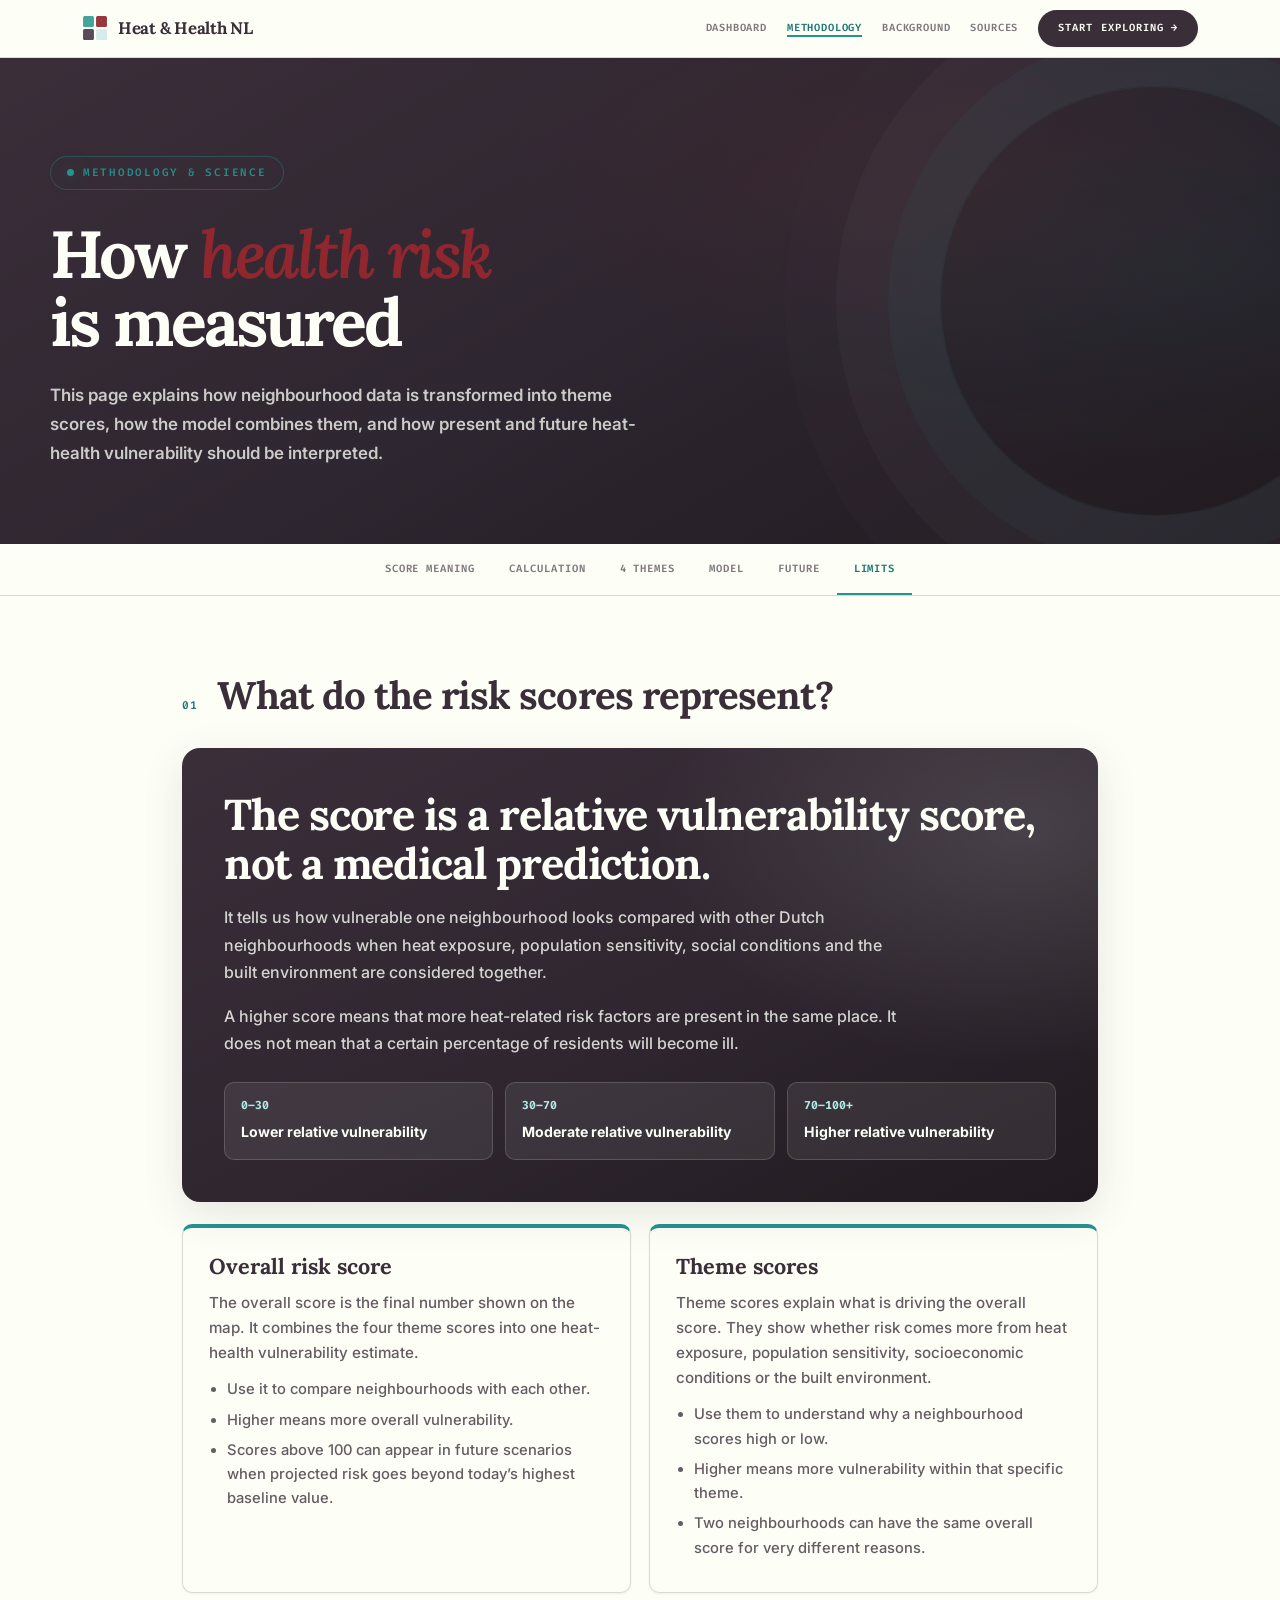
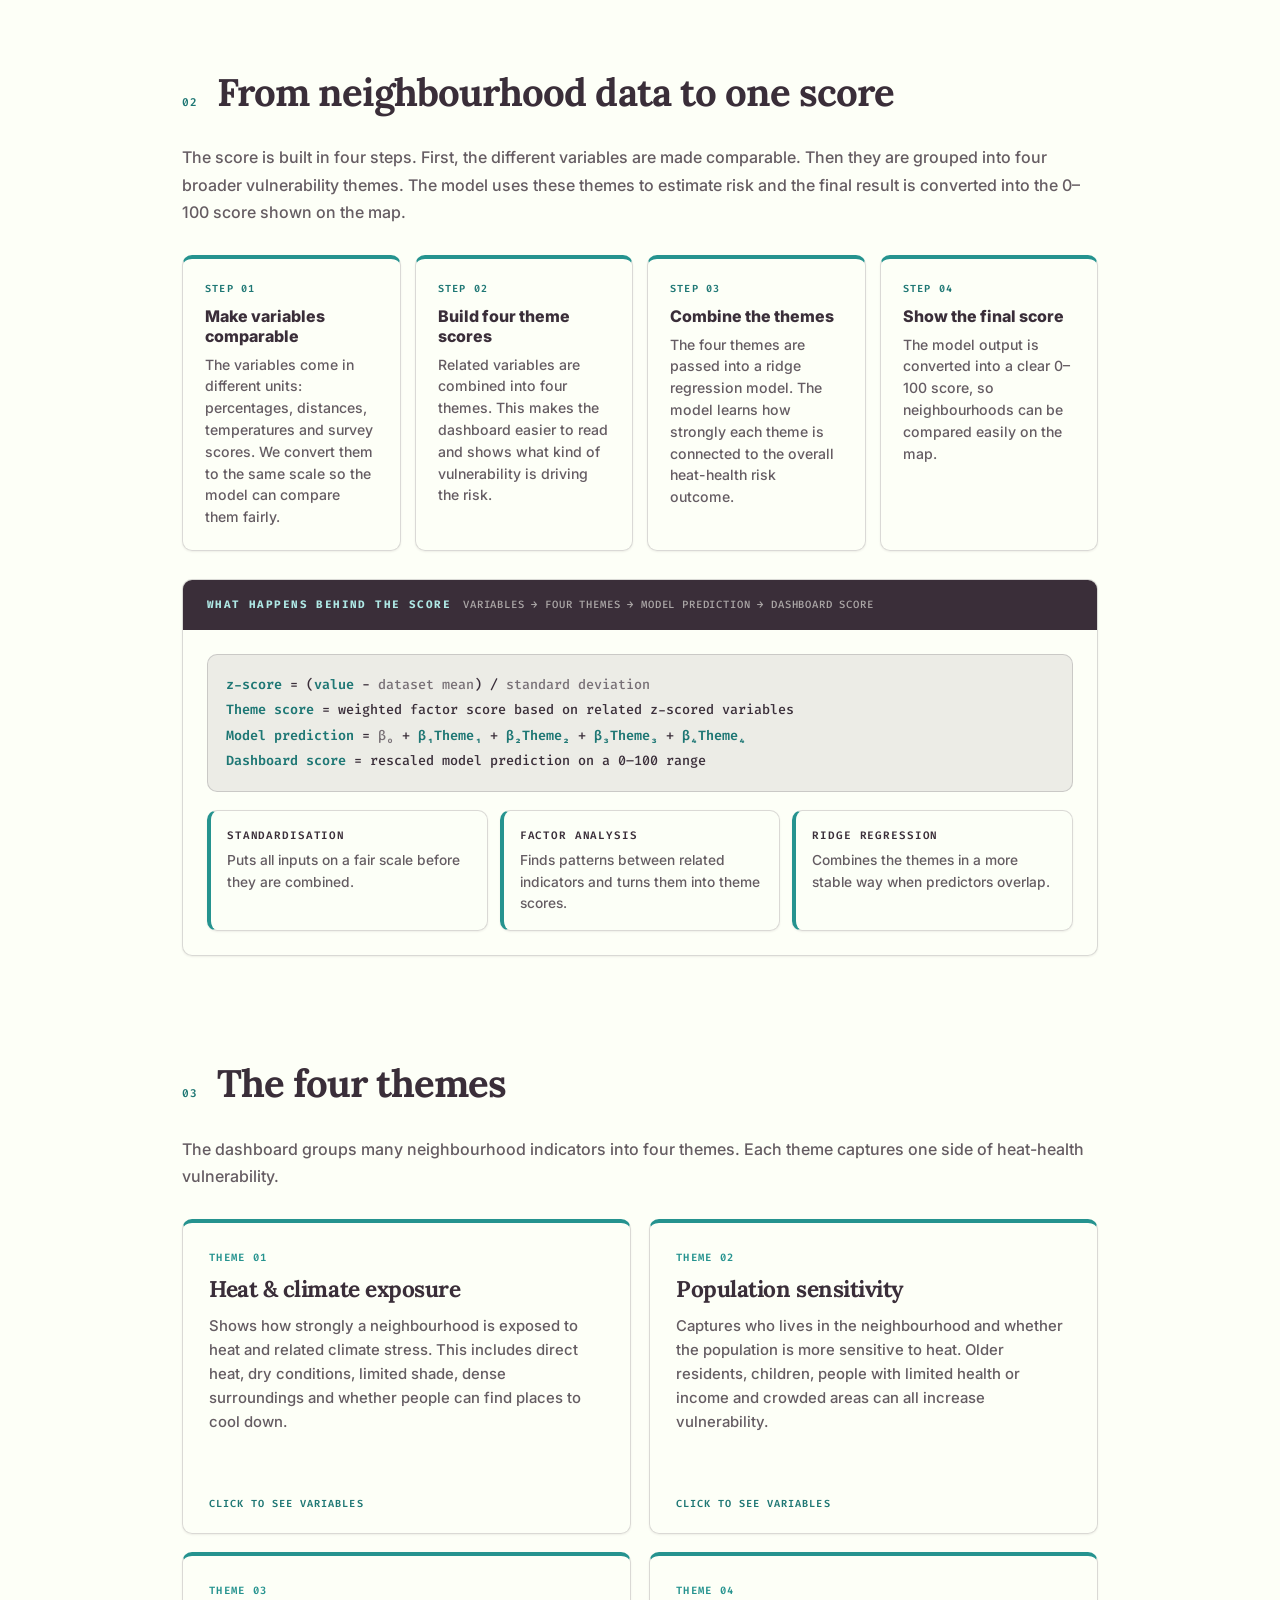
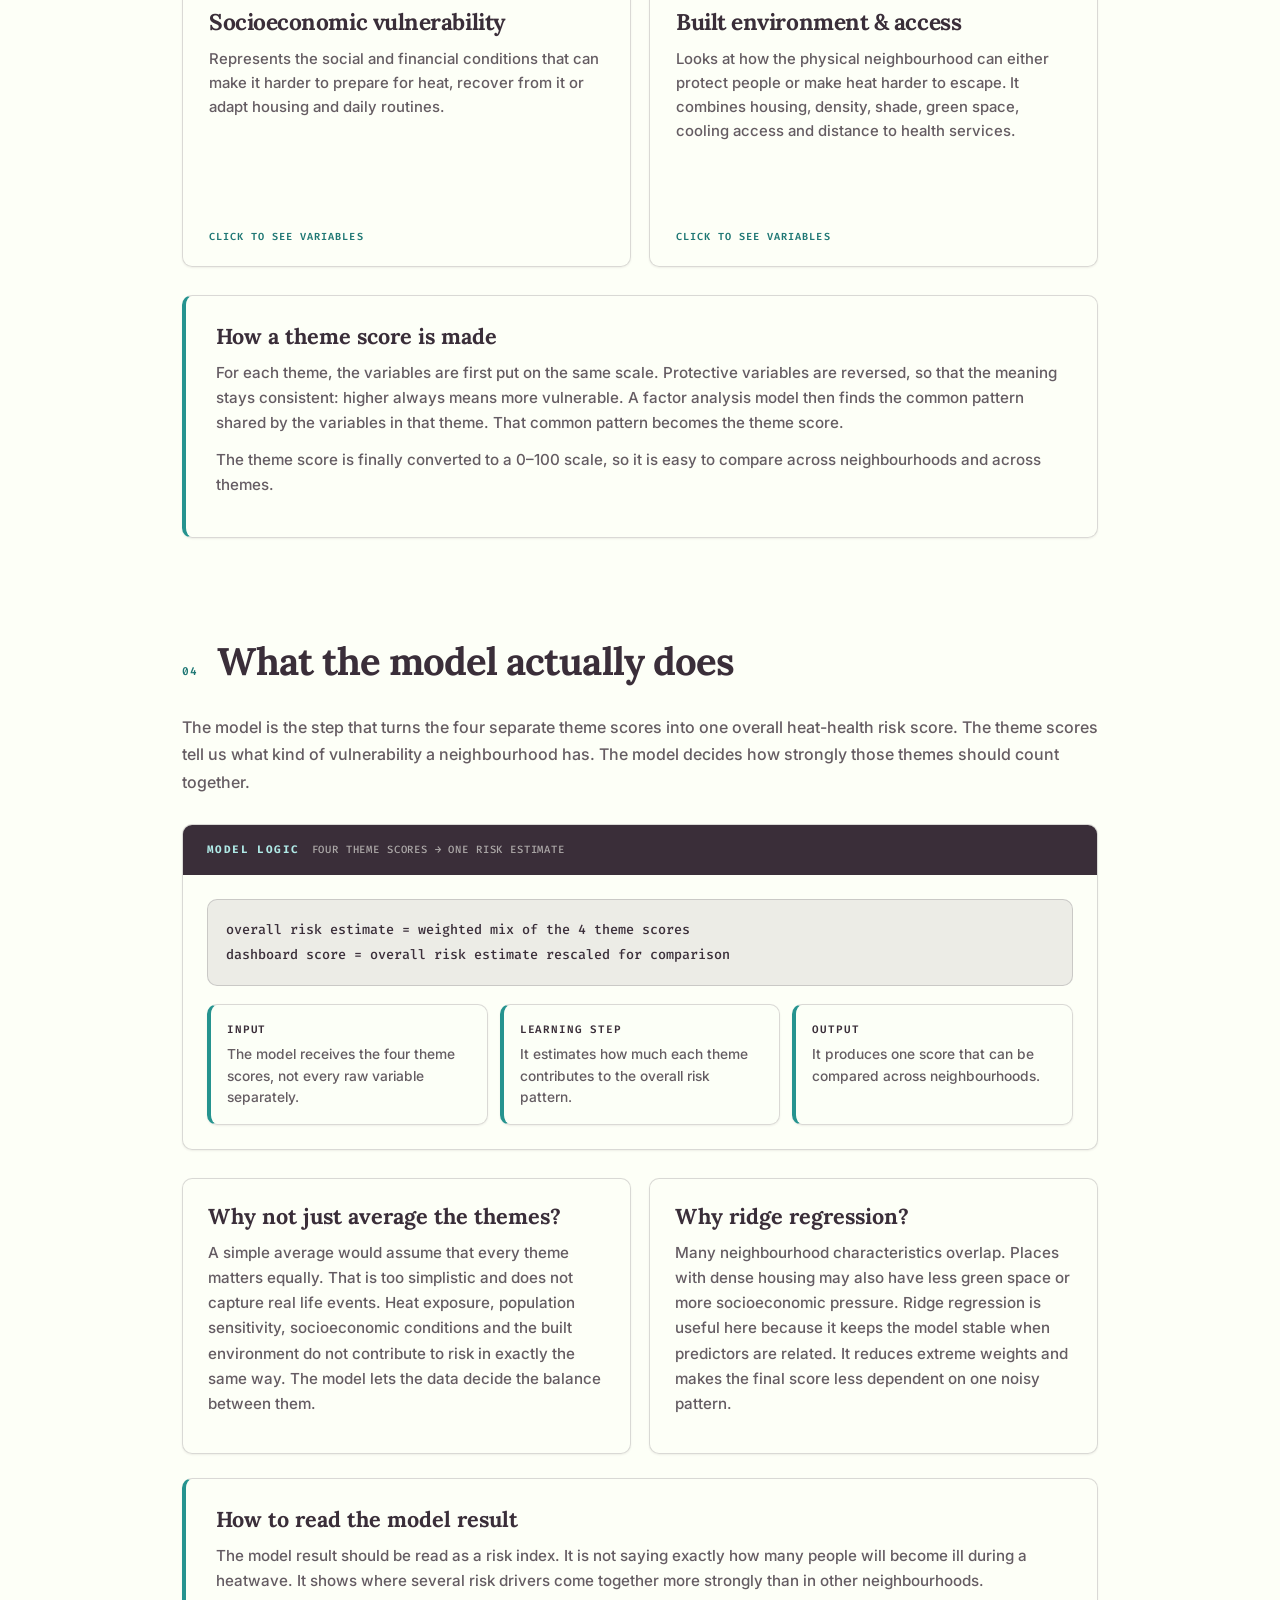
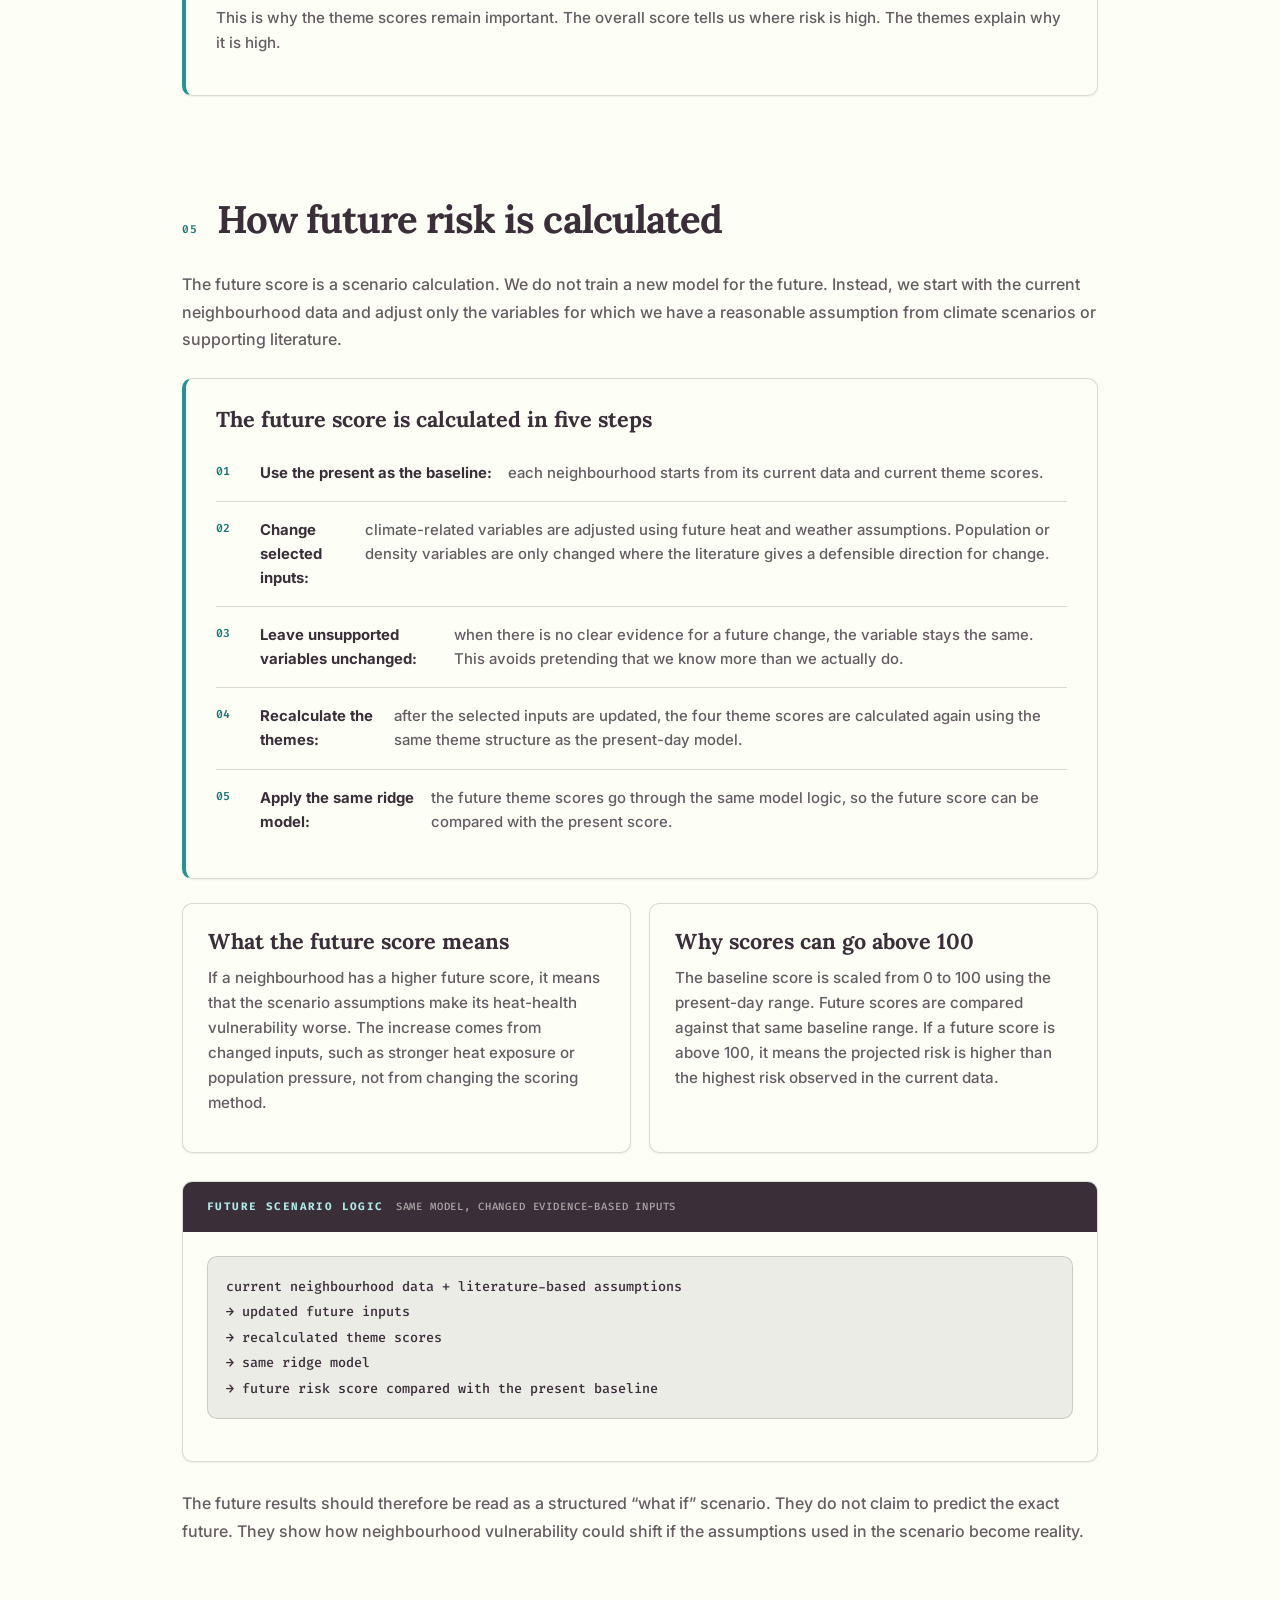
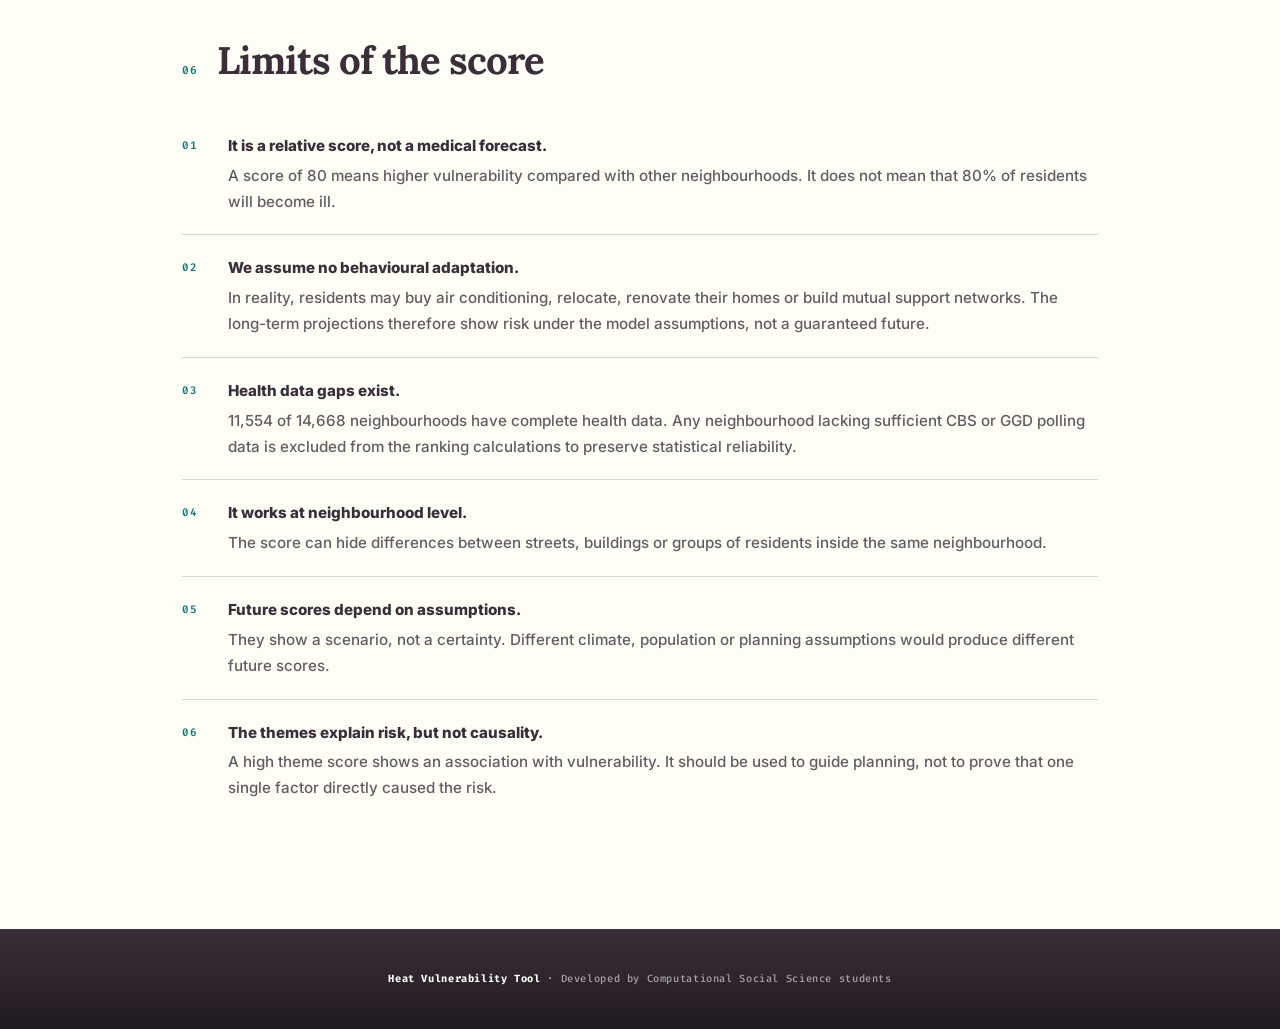
<file: methodology.html>
<!DOCTYPE html>
<html lang="en">
<head>
    <meta charset="UTF-8">
    <meta name="viewport" content="width=device-width, initial-scale=1.0">
    <link rel="icon" type="image/svg+xml" href="favicon.svg">
    <title>Methodology — Heat Vulnerability Tool</title>
    <link rel="preconnect" href="https://fonts.googleapis.com">
    <link rel="preconnect" href="https://fonts.gstatic.com" crossorigin>
    <link rel="stylesheet" href="global.css?v=font-uniform-1">
    <style>
:root {
    --ink:#3a2e39; --paper:#fdfff7; --surface:#fdfff7;
    --warm:rgba(58,46,57,.09);
    --accent:#25938f; --accent-pale:rgba(37,147,143,.14); --accent-strong:#1e7774;
    --heat:#91272e;
    --green:#25938f;
    --mid:rgba(58,46,57,.78); 
    --light:rgba(58,46,57,.65); /* Increased opacity from .58 for A11y */
    --border:rgba(58,46,57,.18);
    --shadow-sm:0 1px 2px rgba(58,46,57,.08);
    --shadow-md:0 12px 40px rgba(58,46,57,.12);
    --radius:10px;
    --serif:'Lora',Georgia,serif;
    --sans:'Inter',system-ui,sans-serif;
    --mono:'Fira Code',monospace;
    --w:1180px;
    --c-heat:#c94a35; --c-pop:#7e5a9b; --c-socio:#c27728;
    --c-built:#3a7baa;
}

*,*::before,*::after{box-sizing:border-box;margin:0;padding:0}
html{scroll-behavior:smooth}
body{
    font-family:var(--sans);
    background-color: var(--surface);
    color:var(--ink);
    line-height:1.62;
    font-weight:500;
}

/* Animations */
@keyframes fadeLift{from{opacity:0;transform:translateY(18px)}to{opacity:1;transform:translateY(0)}}
@keyframes fadeSlide{from{opacity:0;transform:translateX(-16px)}to{opacity:1;transform:translateX(0)}}
@keyframes activeGlow{0%,100%{box-shadow:0 0 0 rgba(37,147,143,0)}50%{box-shadow:0 0 24px rgba(37,147,143,.2)}}
@keyframes mapBreath{0%,100%{box-shadow:var(--shadow-md),0 0 0 rgba(37,147,143,0)}50%{box-shadow:var(--shadow-md),0 0 34px rgba(37,147,143,.18)}}
@keyframes dashPulse{to{stroke-dashoffset:-28}}
@keyframes spin { to { transform: rotate(360deg); } }

/* Reduced Motion */
@media (prefers-reduced-motion: reduce){
    *,*::before,*::after{
        animation-duration:.001ms!important;
        animation-iteration-count:1!important;
        scroll-behavior:auto!important;
        transition-duration:.001ms!important;
    }
}

/* Generic Section Headers */
.sec-inner{max-width:var(--w);margin:0 auto;position:relative;z-index:1}
.sec-tag{font-family:var(--mono);font-size:0.62rem;letter-spacing:0.14em;text-transform:uppercase;color:var(--accent-strong);margin-bottom:12px;display:block}
.sec-h{font-family:var(--serif);font-size:clamp(1.8rem,3vw,2.6rem);font-weight:700;line-height:1.15;margin-bottom:14px}
.sec-sub{font-size:1rem;color:var(--mid);max-width:580px;line-height:1.65;margin-bottom:52px}

/* Footer */
footer{background:linear-gradient(180deg,#3a2e39,#211a20);color:rgba(253,255,247,.58);padding:40px 32px;text-align:center;border-top:1px solid rgba(253,255,247,.12)}
footer p{font-family:var(--mono);font-size:.65rem;letter-spacing:.06em}
footer a{color:rgba(253,255,247,.68);text-decoration:none}
footer a:hover{color:#fdfff7}

/* Utility */
.spinner {
    display: inline-block;
    width: 14px; height: 14px;
    border: 2px solid rgba(58,46,57,.2);
    border-top-color: var(--accent);
    border-radius: 50%;
    animation: spin 1s linear infinite;
    margin-right: 8px;
    vertical-align: middle;
}


/* Methodology page styles built on global.css */
:root{
    --text-mid:var(--mid);
    --text-light:var(--light);
    --warm-mid:var(--warm);
    --accent-dark:var(--accent-strong);
    --gold:var(--accent);
    --blue:var(--accent);
    --purple:var(--ink);
}
body{overflow-x:hidden;background:var(--paper);}
.hero{
    position:relative;
    margin-top:58px;
    min-height:430px;
    padding:98px 32px 76px;
    overflow:hidden;
    color:var(--paper);
    background:
        radial-gradient(ellipse 70% 75% at 92% 42%, rgba(37,147,143,.07) 0%, transparent 55%),
        linear-gradient(150deg,#3a2e39 0%,#2e2630 50%,#211a20 100%);
}
.hero::before{
    content:'';
    position:absolute;inset:0;
    background:radial-gradient(ellipse 55% 70% at 70% 24%, rgba(145,39,46,.10) 0%, transparent 56%);
    pointer-events:none;
}
.hero::after{
    content:'';
    position:absolute;
    right:-90px;top:50%;transform:translateY(-50%);
    width:430px;height:430px;border-radius:50%;
    border:1px solid rgba(37,147,143,.12);
    box-shadow:0 0 0 52px rgba(37,147,143,.055),0 0 0 104px rgba(253,255,247,.025),0 0 0 156px rgba(58,46,57,.18);
    pointer-events:none;
}
.hero-inner{max-width:1180px;margin:0 auto;position:relative;z-index:1;animation:fadeLift .7s ease both;}
.hero-label{
    display:inline-flex;align-items:center;gap:9px;
    font-family:var(--mono);font-size:.68rem;font-weight:600;letter-spacing:.16em;text-transform:uppercase;
    color:rgba(37,147,143,.92);border:1px solid rgba(37,147,143,.36);
    background:rgba(58,46,57,.22);padding:7px 16px;border-radius:999px;margin-bottom:30px;
}
.hero-label::before{content:'';width:7px;height:7px;border-radius:50%;background:var(--accent);box-shadow:0 0 18px rgba(37,147,143,.55);}
.hero h1{font-family:var(--serif);font-size:clamp(2.8rem,5.2vw,5.05rem);line-height:1.03;letter-spacing:-.045em;margin-bottom:24px;max-width:760px;color:#fdfff7;}
.hero h1 em{font-style:italic;color:var(--heat);font-weight:600;}
.hero p{font-size:1.06rem;line-height:1.72;color:rgba(253,255,247,.76);max-width:620px;font-weight:600;}
.sticky-nav{
    position:sticky;top:58px;z-index:99;
    background:rgba(253,255,247,.92);backdrop-filter:saturate(1.2) blur(14px);
    border-bottom:1px solid var(--border);padding:0 32px;
}
.sticky-nav-inner{max-width:980px;margin:0 auto;display:flex;align-items:center;justify-content:center;overflow-x:auto;scrollbar-width:none;}
.sticky-nav-inner::-webkit-scrollbar{display:none;}
.sticky-nav a{
    font-family:var(--mono);font-size:.66rem;font-weight:600;letter-spacing:.09em;text-transform:uppercase;
    color:var(--light);text-decoration:none;padding:16px 17px;border-bottom:2px solid transparent;white-space:nowrap;transition:.18s ease;
}
.sticky-nav a:hover,.sticky-nav a.active{color:var(--accent-strong);border-bottom-color:var(--accent);}
.container{max-width:980px;margin:0 auto;padding:0 32px 108px;}
.section{padding:78px 0 0;animation:fadeLift .7s ease both;}
.section-header{display:flex;align-items:baseline;gap:18px;margin-bottom:30px;}
.section-num{font-family:var(--mono);font-size:.7rem;font-weight:600;color:var(--accent-strong);letter-spacing:.12em;flex-shrink:0;}
.section h2{font-family:var(--serif);font-size:clamp(1.9rem,3vw,2.65rem);font-weight:700;letter-spacing:-.025em;line-height:1.13;color:var(--ink);}
.section h3{font-family:var(--sans);font-size:1rem;font-weight:800;letter-spacing:.055em;text-transform:uppercase;color:var(--ink);margin:30px 0 12px;}
.section p{color:var(--mid);font-size:1rem;line-height:1.72;margin-bottom:16px;}
.score-spotlight{
    position:relative;overflow:hidden;border-radius:calc(var(--radius) + 8px);padding:42px;
    background:linear-gradient(155deg,#3a2e39 0%,#2f2630 55%,#211a20 100%);
    color:var(--paper);box-shadow:var(--shadow-md);
}
.score-spotlight::before{content:'';position:absolute;inset:0;background:radial-gradient(ellipse 70% 90% at 92% 18%,rgba(253,255,247,.12),transparent 58%);pointer-events:none;}
.score-spotlight>*{position:relative;z-index:1;}
.score-label{display:inline-flex;font-family:var(--mono);font-size:.64rem;font-weight:600;letter-spacing:.14em;text-transform:uppercase;color:var(--accent);border:1px solid rgba(175,233,230,.32);padding:6px 12px;border-radius:999px;margin-bottom:18px;}
.score-spotlight h3{font-family:var(--serif);font-size:clamp(1.7rem,3.5vw,2.7rem);line-height:1.15;letter-spacing:-.025em;margin:0 0 15px;color:var(--paper);text-transform:none;}
.score-spotlight p{color:rgba(253,255,247,.80);max-width:690px;}
.score-legend{display:grid;grid-template-columns:repeat(3,1fr);gap:12px;margin-top:24px;}
.score-chip{background:rgba(253,255,247,.08);border:1px solid rgba(253,255,247,.16);border-radius:var(--radius);padding:14px 16px;}
.score-chip span{display:block;font-family:var(--mono);font-size:.72rem;font-weight:700;color:#afe9e6;margin-bottom:4px;}
.score-chip strong{font-size:.88rem;color:var(--paper);line-height:1.35;}
.score-compare{display:grid;grid-template-columns:1fr 1fr;gap:18px;margin-top:22px;}
.score-explain-card,.pipe-step,.note-card,.mini-panel,.math-box,.formula-block{
    background:rgba(253,255,247,.88);border:1px solid var(--border);border-radius:var(--radius);box-shadow:var(--shadow-sm);
}
.score-explain-card{padding:26px;border-top:4px solid var(--accent);}
.score-explain-card h4,.math-box h4,.mini-panel h4{font-family:var(--serif);font-size:1.35rem;line-height:1.2;color:var(--ink);margin-bottom:10px;}
.score-explain-card p,.mini-panel p,.math-box p{font-size:.95rem;line-height:1.65;margin-bottom:12px;color:var(--mid);}
.score-explain-card ul{padding-left:18px;color:var(--mid);font-size:.92rem;line-height:1.65;}
.score-explain-card li{margin:6px 0;}
.pipeline{display:grid;grid-template-columns:repeat(4,1fr);gap:14px;margin:28px 0;}
.pipe-step{padding:22px;border-top:4px solid var(--accent);transition:.18s ease;}
.pipe-step:hover{transform:translateY(-2px);box-shadow:var(--shadow-md);}
.kicker{font-family:var(--mono);font-size:.64rem;font-weight:600;letter-spacing:.12em;text-transform:uppercase;color:var(--accent-strong);margin-bottom:8px;}
.pipe-step strong{display:block;color:var(--ink);font-weight:800;line-height:1.25;margin-bottom:8px;}
.pipe-step p{font-size:.88rem;line-height:1.55;margin:0;color:var(--mid);}
.formula-block{overflow:hidden;margin:28px 0;}
.formula-header{background:var(--ink);padding:16px 24px;display:flex;gap:12px;align-items:center;flex-wrap:wrap;}
.formula-header strong{font-family:var(--mono);font-size:.68rem;letter-spacing:.13em;text-transform:uppercase;color:#afe9e6;}
.formula-header span{font-family:var(--mono);font-size:.66rem;letter-spacing:.08em;text-transform:uppercase;color:rgba(253,255,247,.58);}
.formula-body{padding:24px;}
.formula-equation{font-family:var(--mono);font-size:.84rem;line-height:1.9;color:var(--ink);background:var(--warm);border:1px solid var(--border);border-radius:var(--radius);padding:17px 18px;overflow-x:auto;margin-bottom:18px;}
.formula-equation .var{color:var(--accent-strong);font-weight:600;}.formula-equation .coef{color:var(--accent-strong);font-weight:600;}.formula-equation .base{color:var(--light);}
.note-row{display:grid;grid-template-columns:repeat(3,1fr);gap:12px;}
.note-card{padding:16px;border-left:4px solid var(--accent);}
.note-card strong{display:block;font-family:var(--mono);font-size:.68rem;font-weight:600;letter-spacing:.08em;text-transform:uppercase;color:var(--ink);margin-bottom:6px;}
.note-card p{font-size:.86rem;line-height:1.55;margin:0;color:var(--mid);}
.themes-grid{display:grid;grid-template-columns:1fr 1fr;gap:18px;margin:28px 0;}
.theme-flip{perspective:1200px;min-height:315px;border:0;padding:0;background:transparent;text-align:left;cursor:pointer;font:inherit;color:inherit;}
.theme-flip-inner{position:relative;width:100%;min-height:315px;transition:transform .55s ease;transform-style:preserve-3d;}
.theme-flip.is-flipped .theme-flip-inner{transform:rotateY(180deg);}
.theme-face{position:absolute;inset:0;border:1px solid var(--border);border-top:4px solid var(--accent);border-radius:var(--radius);padding:26px;background:rgba(253,255,247,.92);backface-visibility:hidden;box-shadow:var(--shadow-sm);transition:.18s ease;overflow:hidden;}
.theme-flip:hover .theme-face{box-shadow:var(--shadow-md);border-color:rgba(37,147,143,.34);} /* hover only highlights; cards flip only after click */
.theme-back{transform:rotateY(180deg);background:linear-gradient(135deg,#3a2e39 0%,#31494d 64%,rgba(37,147,143,.90) 138%);color:var(--paper);border-color:rgba(58,46,57,.9);}
.theme-code{font-family:var(--mono);font-size:.66rem;font-weight:600;letter-spacing:.12em;text-transform:uppercase;color:var(--accent-strong);margin-bottom:10px;}
.theme-title{font-family:var(--serif);font-size:1.42rem;font-weight:700;letter-spacing:-.02em;line-height:1.15;color:var(--ink);margin-bottom:12px;}
.theme-desc{font-size:.93rem;line-height:1.62;color:var(--mid);}
.theme-click{position:absolute;left:26px;bottom:20px;font-family:var(--mono);font-size:.64rem;font-weight:600;letter-spacing:.10em;text-transform:uppercase;color:var(--accent-strong);}
.theme-back .theme-code{color:#afe9e6;}.theme-back .theme-title{color:var(--paper);font-size:1.24rem;margin-bottom:14px;}.theme-back ul{padding-left:18px;color:rgba(253,255,247,.82);font-size:.88rem;line-height:1.52;}.theme-back li{margin-bottom:7px;}.theme-back .theme-click{left:auto;right:26px;text-align:right;color:rgba(253,255,247,.56);}
.math-box{border-left:4px solid var(--accent);padding:28px 30px;margin:24px 0;}
.steps-list{list-style:none;counter-reset:step;margin:12px 0 0;}
.steps-list li{counter-increment:step;display:flex;gap:16px;padding:16px 0;border-bottom:1px solid var(--border);font-size:.93rem;color:var(--mid);line-height:1.62;}
.steps-list li:last-child{border-bottom:0;}.steps-list li::before{content:counter(step,decimal-leading-zero);font-family:var(--mono);font-size:.72rem;font-weight:600;color:var(--accent-strong);flex-shrink:0;padding-top:2px;min-width:28px;}.steps-list li strong{color:var(--ink);}
code{font-family:var(--mono);font-size:.85em;background:var(--warm);padding:1px 5px;border-radius:4px;}
.split-grid{display:grid;grid-template-columns:1fr 1fr;gap:18px;margin-top:24px;}.mini-panel{padding:25px;}
.caveat-item{display:flex;gap:18px;padding:20px 0;border-bottom:1px solid var(--border);}.caveat-item:last-child{border-bottom:0;}.caveat-num{font-family:var(--mono);font-size:.68rem;font-weight:600;color:var(--accent-strong);letter-spacing:.1em;flex-shrink:0;padding-top:4px;min-width:28px;}.caveat-body{font-size:.95rem;color:var(--mid);line-height:1.7;}.caveat-body strong{display:block;color:var(--ink);font-weight:800;margin-bottom:4px;}
footer strong{color:var(--paper);}
footer p{line-height:1.8;}
@media(max-width:900px){.pipeline{grid-template-columns:1fr 1fr}.score-legend,.score-compare,.note-row{grid-template-columns:1fr}.themes-grid,.split-grid{grid-template-columns:1fr}.theme-flip,.theme-flip-inner{min-height:330px}}
@media(max-width:680px){.hero{padding:92px 22px 62px}.hero::after{display:none}.container{padding:0 22px 84px}.section{padding-top:62px}.sticky-nav{padding:0 18px}.sticky-nav-inner{justify-content:flex-start}.pipeline{grid-template-columns:1fr}.score-spotlight{padding:30px 24px}.theme-flip,.theme-flip-inner{min-height:380px}}

    </style>
</head>
<body data-page="methodology">

<div data-nav-mount></div>

<header class="hero">
    <div class="hero-inner">
        <div class="hero-label">Methodology &amp; Science</div>
        <h1>How <em>health risk</em><br>is measured</h1>
        <p>This page explains how neighbourhood data is transformed into theme scores, how the model combines them, and how present and future heat-health vulnerability should be interpreted.</p>
    </div>
</header>

<nav class="sticky-nav" id="stickyNav">
    <div class="sticky-nav-inner">
        <a href="#overview" data-section="overview">Score meaning</a>
        <a href="#calculation" data-section="calculation">Calculation</a>
        <a href="#themes" data-section="themes">4 Themes</a>
        <a href="#model" data-section="model">Model</a>
        <a href="#future" data-section="future">Future</a>
        <a href="#limits" data-section="limits">Limits</a>
    </div>
</nav>

<div class="container">

    <section id="overview" class="section">
        <div class="section-header">
            <span class="section-num">01</span>
            <h2>What do the risk scores represent?</h2>
        </div>

        <div class="score-spotlight">
            <h3>The score is a relative vulnerability score, not a medical prediction.</h3>
            <p>It tells us how vulnerable one neighbourhood looks compared with other Dutch neighbourhoods when heat exposure, population sensitivity, social conditions and the built environment are considered together.</p>
            <p>A higher score means that more heat-related risk factors are present in the same place. It does not mean that a certain percentage of residents will become ill.</p>

            <div class="score-legend">
                <div class="score-chip">
                    <span>0–30</span>
                    <strong>Lower relative vulnerability</strong>
                </div>
                <div class="score-chip">
                    <span>30–70</span>
                    <strong>Moderate relative vulnerability</strong>
                </div>
                <div class="score-chip">
                    <span>70–100+</span>
                    <strong>Higher relative vulnerability</strong>
                </div>
            </div>
        </div>

        <div class="score-compare">
            <div class="score-explain-card">
                <h4>Overall risk score</h4>
                <p>The overall score is the final number shown on the map. It combines the four theme scores into one heat-health vulnerability estimate.</p>
                <ul>
                    <li>Use it to compare neighbourhoods with each other.</li>
                    <li>Higher means more overall vulnerability.</li>
                    <li>Scores above 100 can appear in future scenarios when projected risk goes beyond today’s highest baseline value.</li>
                </ul>
            </div>

            <div class="score-explain-card theme-score">
                <h4>Theme scores</h4>
                <p>Theme scores explain what is driving the overall score. They show whether risk comes more from heat exposure, population sensitivity, socioeconomic conditions or the built environment.</p>
                <ul>
                    <li>Use them to understand why a neighbourhood scores high or low.</li>
                    <li>Higher means more vulnerability within that specific theme.</li>
                    <li>Two neighbourhoods can have the same overall score for very different reasons.</li>
                </ul>
            </div>
        </div>
    </section>

    <section id="calculation" class="section">
        <div class="section-header">
            <span class="section-num">02</span>
            <h2>From neighbourhood data to one score</h2>
        </div>

        <p>The score is built in four steps. First, the different variables are made comparable. Then they are grouped into four broader vulnerability themes. The model uses these themes to estimate risk and the final result is converted into the 0–100 score shown on the map.</p>

        <div class="pipeline">
            <div class="pipe-step">
                <div class="kicker">Step 01</div>
                <strong>Make variables comparable</strong>
                <p>The variables come in different units: percentages, distances, temperatures and survey scores. We convert them to the same scale so the model can compare them fairly.</p>
            </div>
            <div class="pipe-step">
                <div class="kicker">Step 02</div>
                <strong>Build four theme scores</strong>
                <p>Related variables are combined into four themes. This makes the dashboard easier to read and shows what kind of vulnerability is driving the risk.</p>
            </div>
            <div class="pipe-step">
                <div class="kicker">Step 03</div>
                <strong>Combine the themes</strong>
                <p>The four themes are passed into a ridge regression model. The model learns how strongly each theme is connected to the overall heat-health risk outcome.</p>
            </div>
            <div class="pipe-step">
                <div class="kicker">Step 04</div>
                <strong>Show the final score</strong>
                <p>The model output is converted into a clear 0–100 score, so neighbourhoods can be compared easily on the map.</p>
            </div>
        </div>

        <div class="formula-block">
            <div class="formula-header">
                <strong>What happens behind the score</strong>
                <span>variables → four themes → model prediction → dashboard score</span>
            </div>
            <div class="formula-body">
                <div class="formula-equation">
                    <span class="var">z-score</span> = (<span class="var">value</span> − <span class="base">dataset mean</span>) / <span class="base">standard deviation</span><br>
                    <span class="var">Theme score</span> = weighted factor score based on related z-scored variables<br>
                    <span class="var">Model prediction</span> = <span class="base">β₀</span> + <span class="coef">β₁</span><span class="var">Theme₁</span> + <span class="coef">β₂</span><span class="var">Theme₂</span> + <span class="coef">β₃</span><span class="var">Theme₃</span> + <span class="coef">β₄</span><span class="var">Theme₄</span><br>
                    <span class="var">Dashboard score</span> = rescaled model prediction on a 0–100 range
                </div>
                <div class="note-row">
                    <div class="note-card">
                        <strong>Standardisation</strong>
                        <p>Puts all inputs on a fair scale before they are combined.</p>
                    </div>
                    <div class="note-card">
                        <strong>Factor analysis</strong>
                        <p>Finds patterns between related indicators and turns them into theme scores.</p>
                    </div>
                    <div class="note-card">
                        <strong>Ridge regression</strong>
                        <p>Combines the themes in a more stable way when predictors overlap.</p>
                    </div>
                </div>
            </div>
        </div>
    </section>

    <section id="themes" class="section">
        <div class="section-header">
            <span class="section-num">03</span>
            <h2>The four themes</h2>
        </div>

        <p>The dashboard groups many neighbourhood indicators into four themes. Each theme captures one side of heat-health vulnerability.</p>

        <div class="themes-grid">
            <button class="theme-flip" type="button" aria-label="Show variables for heat and climate exposure">
                <div class="theme-flip-inner">
                    <div class="theme-face theme-front" style="border-top: 4px solid var(--accent);">
                        <div class="theme-code" style="color: var(--accent);">Theme 01</div>
                        <div class="theme-title">Heat &amp; climate exposure</div>
                        <div class="theme-desc">Shows how strongly a neighbourhood is exposed to heat and related climate stress. This includes direct heat, dry conditions, limited shade, dense surroundings and whether people can find places to cool down.</div>
                        <div class="theme-click">Click to see variables</div>
                    </div>
                    <div class="theme-face theme-back">
                        <div class="theme-code">Variables used</div>
                        <div class="theme-title">Heat &amp; climate exposure</div>
                        <ul>
                            <li>Average yearly temperature</li>
                            <li>Total yearly rainfall</li>
                            <li>Total yearly evaporation</li>
                            <li>Perceived Equivalent Temperature, meaning how hot it feels to the body</li>
                            <li>Shade availability</li>
                            <li>Address density</li>
                            <li>Ability to find cooling indoors</li>
                            <li>Ability to find cooling outdoors</li>
                        </ul>
                        <div class="theme-click">Click to flip back</div>
                    </div>
                </div>
            </button>

            <button class="theme-flip" type="button" aria-label="Show variables for population sensitivity">
                <div class="theme-flip-inner">
                    <div class="theme-face theme-front" style="border-top: 4px solid var(--accent);">
                        <div class="theme-code" style="color: var(--accent);">Theme 02</div>
                        <div class="theme-title">Population sensitivity</div>
                        <div class="theme-desc">Captures who lives in the neighbourhood and whether the population is more sensitive to heat. Older residents, children, people with limited health or income and crowded areas can all increase vulnerability.</div>
                        <div class="theme-click">Click to see variables</div>
                    </div>
                    <div class="theme-face theme-back">
                        <div class="theme-code">Variables used</div>
                        <div class="theme-title">Population sensitivity</div>
                        <ul>
                            <li>Population density</li>
                            <li>Low-income households</li>
                            <li>Residents aged 65 and older</li>
                            <li>Children aged 0 to 14</li>
                            <li>Disability benefit recipients</li>
                        </ul>
                        <div class="theme-click">Click to flip back</div>
                    </div>
                </div>
            </button>

            <button class="theme-flip" type="button" aria-label="Show variables for socioeconomic vulnerability">
                <div class="theme-flip-inner">
                    <div class="theme-face theme-front" style="border-top: 4px solid var(--gold);">
                        <div class="theme-code" style="color: var(--gold);">Theme 03</div>
                        <div class="theme-title">Socioeconomic vulnerability</div>
                        <div class="theme-desc">Represents the social and financial conditions that can make it harder to prepare for heat, recover from it or adapt housing and daily routines.</div>
                        <div class="theme-click">Click to see variables</div>
                    </div>
                    <div class="theme-face theme-back">
                        <div class="theme-code">Variables used</div>
                        <div class="theme-title">Socioeconomic vulnerability</div>
                        <ul>
                            <li>Population density</li>
                            <li>Homes built more than 10 years ago</li>
                            <li>Low-income households</li>
                            <li>Employment level</li>
                            <li>People living in poverty</li>
                            <li>Low education level</li>
                        </ul>
                        <div class="theme-click">Click to flip back</div>
                    </div>
                </div>
            </button>

            <button class="theme-flip" type="button" aria-label="Show variables for built environment and access">
                <div class="theme-flip-inner">
                    <div class="theme-face theme-front" style="border-top: 4px solid var(--accent);">
                        <div class="theme-code" style="color: var(--accent);">Theme 04</div>
                        <div class="theme-title">Built environment &amp; access</div>
                        <div class="theme-desc">Looks at how the physical neighbourhood can either protect people or make heat harder to escape. It combines housing, density, shade, green space, cooling access and distance to health services.</div>
                        <div class="theme-click">Click to see variables</div>
                    </div>
                    <div class="theme-face theme-back">
                        <div class="theme-code">Variables used</div>
                        <div class="theme-title">Built environment &amp; access</div>
                        <ul>
                            <li>Shade availability</li>
                            <li>Address density</li>
                            <li>Homes built more than 10 years ago</li>
                            <li>Distance to the nearest GP practice</li>
                            <li>Estimated distance to a cooling location</li>
                            <li>Satisfaction with green space</li>
                            <li>Ability to find cooling indoors</li>
                            <li>Ability to find cooling outdoors</li>
                        </ul>
                        <div class="theme-click">Click to flip back</div>
                    </div>
                </div>
            </button>
        </div>

        <div class="math-box">
            <h4>How a theme score is made</h4>
            <p>For each theme, the variables are first put on the same scale. Protective variables are reversed, so that the meaning stays consistent: higher always means more vulnerable. A factor analysis model then finds the common pattern shared by the variables in that theme. That common pattern becomes the theme score.</p>
            <p>The theme score is finally converted to a 0–100 scale, so it is easy to compare across neighbourhoods and across themes.</p>
        </div>
    </section>

    <section id="model" class="section">
        <div class="section-header">
            <span class="section-num">04</span>
            <h2>What the model actually does</h2>
        </div>

        <p>The model is the step that turns the four separate theme scores into one overall heat-health risk score. The theme scores tell us what kind of vulnerability a neighbourhood has. The model decides how strongly those themes should count together.</p>

        <div class="formula-block">
            <div class="formula-header">
                <strong>Model logic</strong>
                <span>four theme scores → one risk estimate</span>
            </div>
            <div class="formula-body">
                <div class="formula-equation">
                    overall risk estimate = weighted mix of the 4 theme scores<br>
                    dashboard score = overall risk estimate rescaled for comparison
                </div>
                <div class="note-row">
                    <div class="note-card">
                        <strong>Input</strong>
                        <p>The model receives the four theme scores, not every raw variable separately.</p>
                    </div>
                    <div class="note-card">
                        <strong>Learning step</strong>
                        <p>It estimates how much each theme contributes to the overall risk pattern.</p>
                    </div>
                    <div class="note-card">
                        <strong>Output</strong>
                        <p>It produces one score that can be compared across neighbourhoods.</p>
                    </div>
                </div>
            </div>
        </div>

        <div class="split-grid">
            <div class="mini-panel">
                <h4>Why not just average the themes?</h4>
                <p>A simple average would assume that every theme matters equally. That is too simplistic and does not capture real life events. Heat exposure, population sensitivity, socioeconomic conditions and the built environment do not contribute to risk in exactly the same way. The model lets the data decide the balance between them.</p>
            </div>
            <div class="mini-panel">
                <h4>Why ridge regression?</h4>
                <p>Many neighbourhood characteristics overlap. Places with dense housing may also have less green space or more socioeconomic pressure. Ridge regression is useful here because it keeps the model stable when predictors are related. It reduces extreme weights and makes the final score less dependent on one noisy pattern.</p>
            </div>
        </div>

        <div class="math-box">
            <h4>How to read the model result</h4>
            <p>The model result should be read as a risk index. It is not saying exactly how many people will become ill during a heatwave. It shows where several risk drivers come together more strongly than in other neighbourhoods.</p>
            <p>This is why the theme scores remain important. The overall score tells us where risk is high. The themes explain why it is high.</p>
        </div>
    </section>

    <section id="future" class="section">
        <div class="section-header">
            <span class="section-num">05</span>
            <h2>How future risk is calculated</h2>
        </div>

        <p>The future score is a scenario calculation. We do not train a new model for the future. Instead, we start with the current neighbourhood data and adjust only the variables for which we have a reasonable assumption from climate scenarios or supporting literature.</p>

        <div class="math-box">
            <h4>The future score is calculated in five steps</h4>
            <ol class="steps-list">
                <li><strong>Use the present as the baseline:</strong> each neighbourhood starts from its current data and current theme scores.</li>
                <li><strong>Change selected inputs:</strong> climate-related variables are adjusted using future heat and weather assumptions. Population or density variables are only changed where the literature gives a defensible direction for change.</li>
                <li><strong>Leave unsupported variables unchanged:</strong> when there is no clear evidence for a future change, the variable stays the same. This avoids pretending that we know more than we actually do.</li>
                <li><strong>Recalculate the themes:</strong> after the selected inputs are updated, the four theme scores are calculated again using the same theme structure as the present-day model.</li>
                <li><strong>Apply the same ridge model:</strong> the future theme scores go through the same model logic, so the future score can be compared with the present score.</li>
            </ol>
        </div>

        <div class="split-grid">
            <div class="mini-panel">
                <h4>What the future score means</h4>
                <p>If a neighbourhood has a higher future score, it means that the scenario assumptions make its heat-health vulnerability worse. The increase comes from changed inputs, such as stronger heat exposure or population pressure, not from changing the scoring method.</p>
            </div>
            <div class="mini-panel">
                <h4>Why scores can go above 100</h4>
                <p>The baseline score is scaled from 0 to 100 using the present-day range. Future scores are compared against that same baseline range. If a future score is above 100, it means the projected risk is higher than the highest risk observed in the current data.</p>
            </div>
        </div>

        <div class="formula-block">
            <div class="formula-header">
                <strong>Future scenario logic</strong>
                <span>same model, changed evidence-based inputs</span>
            </div>
            <div class="formula-body">
                <div class="formula-equation">
                    current neighbourhood data + literature-based assumptions<br>
                    → updated future inputs<br>
                    → recalculated theme scores<br>
                    → same ridge model<br>
                    → future risk score compared with the present baseline
                </div>
            </div>
        </div>

        <p>The future results should therefore be read as a structured “what if” scenario. They do not claim to predict the exact future. They show how neighbourhood vulnerability could shift if the assumptions used in the scenario become reality.</p>
    </section>

    <section id="limits" class="section">
        <div class="section-header">
            <span class="section-num">06</span>
            <h2>Limits of the score</h2>
        </div>

        <div>
            <div class="caveat-item">
                <div class="caveat-num">01</div>
                <div class="caveat-body">
                    <strong>It is a relative score, not a medical forecast.</strong>
                    A score of 80 means higher vulnerability compared with other neighbourhoods. It does not mean that 80% of residents will become ill.
                </div>
            </div>
            <div class="caveat-item">
                <div class="caveat-num">02</div>
                <div class="caveat-body">
                    <strong>We assume no behavioural adaptation.</strong>
                    In reality, residents may buy air conditioning, relocate, renovate their homes or build mutual support networks. The long-term projections therefore show risk under the model assumptions, not a guaranteed future.
                </div>
            </div>
            <div class="caveat-item">
                <div class="caveat-num">03</div>
                <div class="caveat-body">
                    <strong>Health data gaps exist.</strong>
                    11,554 of 14,668 neighbourhoods have complete health data. Any neighbourhood lacking sufficient CBS or GGD polling data is excluded from the ranking calculations to preserve statistical reliability.
                </div>
            </div>
            <div class="caveat-item">
                <div class="caveat-num">04</div>
                <div class="caveat-body">
                    <strong>It works at neighbourhood level.</strong>
                    The score can hide differences between streets, buildings or groups of residents inside the same neighbourhood.
                </div>
            </div>
            <div class="caveat-item">
                <div class="caveat-num">05</div>
                <div class="caveat-body">
                    <strong>Future scores depend on assumptions.</strong>
                    They show a scenario, not a certainty. Different climate, population or planning assumptions would produce different future scores.
                </div>
            </div>
            <div class="caveat-item">
                <div class="caveat-num">06</div>
                <div class="caveat-body">
                    <strong>The themes explain risk, but not causality.</strong>
                    A high theme score shows an association with vulnerability. It should be used to guide planning, not to prove that one single factor directly caused the risk.
                </div>
            </div>
        </div>
    </section>
</div>

<footer>
    <p>
        <strong>Heat Vulnerability Tool</strong> · Developed by Computational Social Science students <br>
    </p>
</footer>

<script>
    const sections = ['overview', 'calculation', 'themes', 'model', 'future', 'limits'];
    const navLinks = document.querySelectorAll('.sticky-nav a[data-section]');

    const observer = new IntersectionObserver((entries) => {
        entries.forEach(entry => {
            if (entry.isIntersecting) {
                navLinks.forEach(link => {
                    link.classList.toggle('active', link.dataset.section === entry.target.id);
                });
            }
        });
    }, { rootMargin: '-30% 0px -65% 0px' });

    sections.forEach(id => {
        const el = document.getElementById(id);
        if (el) observer.observe(el);
    });

    document.querySelectorAll('.theme-flip').forEach(card => {
        card.setAttribute('aria-pressed', 'false');

        const toggleThemeCard = () => {
            const flipped = card.classList.toggle('is-flipped');
            card.setAttribute('aria-pressed', flipped ? 'true' : 'false');
        };

        card.addEventListener('click', toggleThemeCard);

        card.addEventListener('keydown', (event) => {
            if (event.key === 'Enter' || event.key === ' ') {
                event.preventDefault();
                toggleThemeCard();
            }
        });
    });
</script>
<script src="nav.js?v=nav-uniform-2" defer></script>
</body>
</html>
</file>
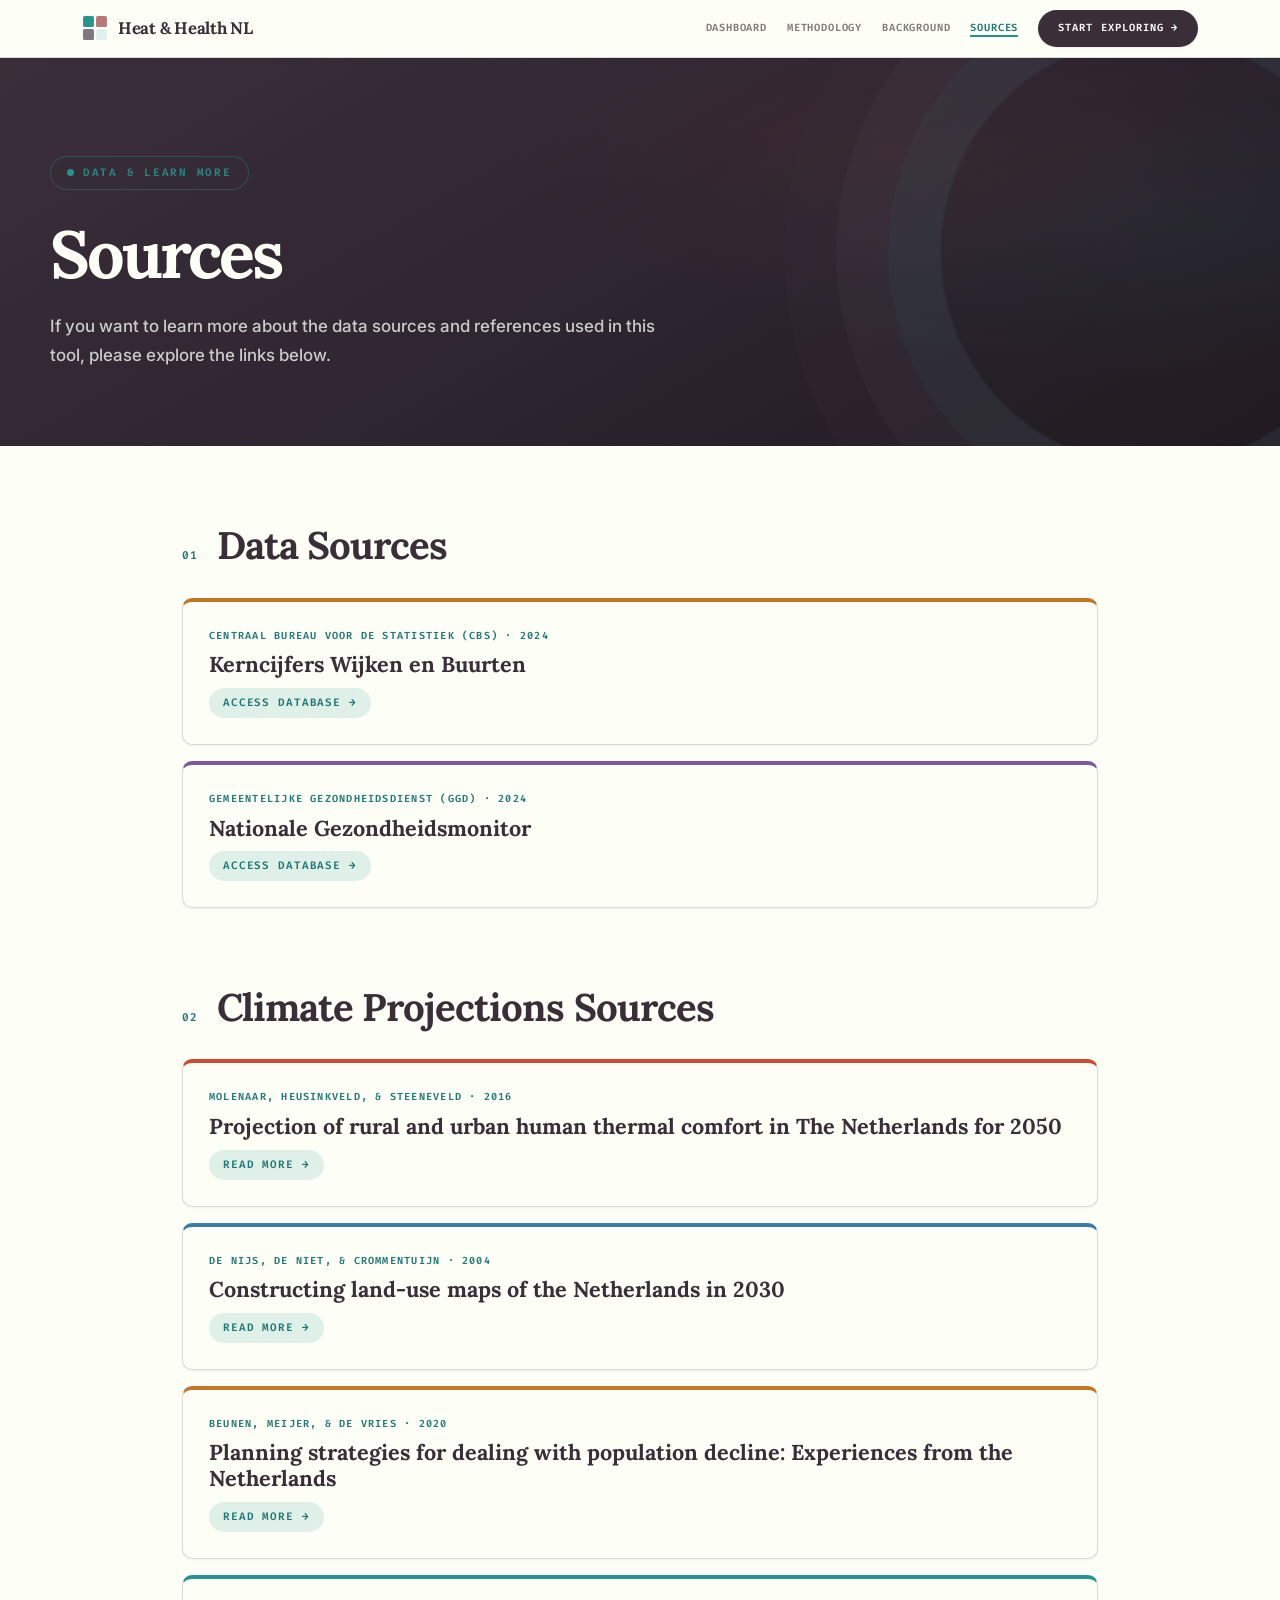
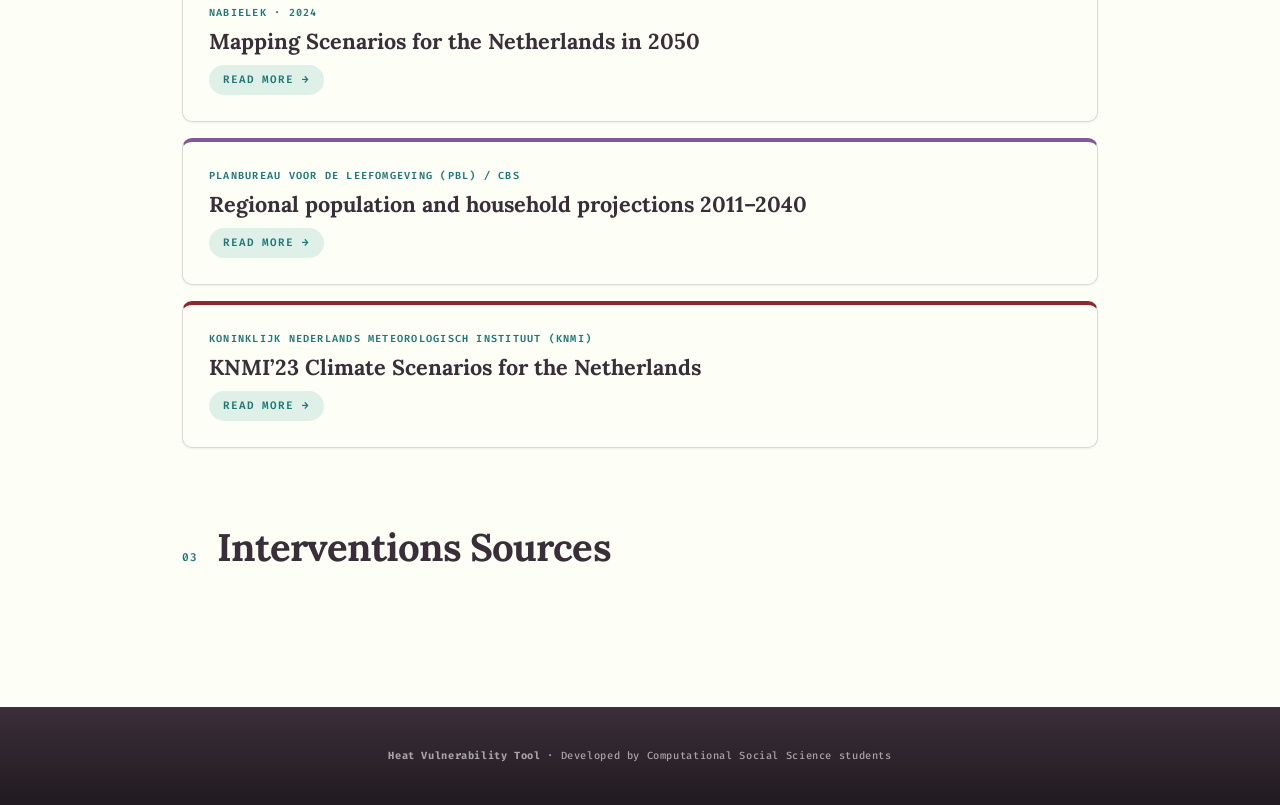
<file: sources.html>
<!DOCTYPE html>
<html lang="en">
<head>
    <meta charset="UTF-8">
    <meta name="viewport" content="width=device-width, initial-scale=1.0">
    <link rel="icon" type="image/svg+xml" href="favicon.svg">
    <title>Sources & References — Heat Vulnerability Tool</title>
    <link rel="preconnect" href="https://fonts.googleapis.com">
    <link rel="preconnect" href="https://fonts.gstatic.com" crossorigin>
    <link rel="stylesheet" href="global.css?v=font-uniform-1">
    <style>
        body { overflow-x: hidden; background: var(--paper); }
        
        /* ── HERO ── */
        .hero {
            position: relative;
            margin-top: 58px;
            min-height: 380px;
            padding: 98px 32px 76px;
            overflow: hidden;
            color: var(--paper);
            background:
                radial-gradient(ellipse 70% 75% at 92% 42%, rgba(37,147,143,.07) 0%, transparent 55%),
                linear-gradient(150deg,#3a2e39 0%,#2e2630 50%,#211a20 100%);
        }
        .hero::before {
            content: '';
            position: absolute; inset: 0;
            background: radial-gradient(ellipse 55% 70% at 70% 24%, rgba(145,39,46,.10) 0%, transparent 56%);
            pointer-events: none;
        }
        .hero::after {
            content: '';
            position: absolute;
            right: -90px; top: 50%; transform: translateY(-50%);
            width: 430px; height: 430px; border-radius: 50%;
            border: 1px solid rgba(37,147,143,.12);
            box-shadow: 0 0 0 52px rgba(37,147,143,.055), 0 0 0 104px rgba(253,255,247,.025), 0 0 0 156px rgba(58,46,57,.18);
            pointer-events: none;
        }
        .hero-inner { max-width: 1180px; margin: 0 auto; position: relative; z-index: 1; animation: fadeLift .7s ease both; }
        .hero-label {
            display: inline-flex; align-items: center; gap: 9px;
            font-family: var(--mono); font-size: .68rem; font-weight: 600; letter-spacing: .16em; text-transform: uppercase;
            color: rgba(37,147,143,.92); border: 1px solid rgba(37,147,143,.36);
            background: rgba(58,46,57,.22); padding: 7px 16px; border-radius: 999px; margin-bottom: 30px;
        }
        .hero-label::before { content: ''; width: 7px; height: 7px; border-radius: 50%; background: var(--accent); }
        .hero h1 { font-family: var(--serif); font-size: clamp(2.8rem, 5.2vw, 5.05rem); line-height: 1.03; letter-spacing: -.045em; margin-bottom: 24px; color: #fdfff7; }
        .hero h1 em { font-style: italic; color: var(--heat); font-weight: 600; }
        .hero p { font-size: 1.06rem; line-height: 1.72; color: rgba(253,255,247,.76); max-width: 620px; }

        /* ── SOURCE CONTENT LAYOUT ── */
        .container { max-width: 980px; margin: 0 auto; padding: 0 32px 108px; }
        .section { padding: 78px 0 0; animation: fadeLift .7s ease both; }
        .section-header { display: flex; align-items: baseline; gap: 18px; margin-bottom: 30px; }
        .section-num { font-family: var(--mono); font-size: .7rem; font-weight: 600; color: var(--accent-strong); letter-spacing: .12em; flex-shrink: 0; }
        .section h2 { font-family: var(--serif); font-size: clamp(1.9rem, 3vw, 2.65rem); font-weight: 700; letter-spacing: -.025em; line-height: 1.13; color: var(--ink); }
        
        .sources-list { display: flex; flex-direction: column; gap: 16px; margin-top: 24px; }
        
        /* Card design */
        .source-card {
            background: rgba(253, 255, 247, 0.88);
            border: 1px solid var(--border);
            border-radius: var(--radius);
            box-shadow: var(--shadow-sm);
            padding: 26px;
            border-top: 4px solid var(--accent);
            transition: transform 0.22s ease, border-color 0.22s ease, box-shadow 0.22s ease;
            text-decoration: none;
            color: inherit;
            display: block;
        }
        .source-card:hover {
            transform: translateY(-2px);
            border-color: rgba(37,147,143,.34);
            box-shadow: var(--shadow-md);
        }
        .source-meta {
            font-family: var(--mono); font-size: .64rem; font-weight: 600; letter-spacing: .12em; text-transform: uppercase;
            color: var(--accent-strong); margin-bottom: 8px; display: block;
        }
        .source-title {
            font-family: var(--serif); font-size: 1.35rem; font-weight: 700; line-height: 1.2;
            color: var(--ink); margin-bottom: 10px;
        }
        .source-desc { color: var(--mid); font-size: .95rem; line-height: 1.65; margin-bottom: 14px; }
        
        .source-link {
            display: inline-flex; align-items: center;
            font-family: var(--mono); font-size: 0.68rem; font-weight: 600; letter-spacing: 0.08em; text-transform: uppercase;
            color: var(--accent-strong); background: var(--accent-pale);
            padding: 6px 14px; border-radius: 999px; transition: background 0.18s;
        }
        .source-card:hover .source-link { background: var(--accent); color: var(--paper); }

        @media(max-width: 680px){
            .hero { padding: 92px 22px 62px; }
            .hero::after { display: none; }
            .container { padding: 0 22px 84px; }
            .section { padding-top: 62px; }
        }
    </style>
</head>
<body data-page="sources">

<header class="hero">
    <div class="hero-inner">
        <div class="hero-label">Data &amp; Learn more</div>
        <h1>Sources</h1>
        <p>If you want to learn more about the data sources and references used in this tool, please explore the links below.</p>
    </div>
</header>

<div class="container">

    <!-- ── SECTION 01: CORE METRICS ── -->
    <section class="section">
        <div class="section-header">
            <span class="section-num">01</span>
            <h2>Data Sources</h2>
        </div>
        <div class="sources-list">
            
            <a href="https://www.cbs.nl" target="_blank" rel="noopener" class="source-card" style="border-top-color: var(--c-socio);">
                <span class="source-meta">Centraal Bureau voor de Statistiek (CBS) · 2024</span>
                <div class="source-title">Kerncijfers Wijken en Buurten</div>
                <span class="source-link">Access Database &rarr;</span>
            </a>

            <a href="https://www.ggd.nl" target="_blank" rel="noopener" class="source-card" style="border-top-color: var(--c-pop);">
                <span class="source-meta">Gemeentelijke Gezondheidsdienst (GGD) · 2024</span>
                <div class="source-title">Nationale Gezondheidsmonitor</div>
                <span class="source-link">Access Database &rarr;</span>
            </a>

        </div>
    </section>

    <!-- ── SECTION 02: CLIMATE SCENARIOS ── -->
    <section class="section">
        <div class="section-header">
            <span class="section-num">02</span>
            <h2>Climate Projections Sources </h2>
        </div>
        <div class="sources-list">

           <a href="https://doi.org/10.1002/joc.4453" target="_blank" rel="noopener" class="source-card" style="border-top-color: var(--c-heat);">
                <span class="source-meta">Molenaar, Heusinkveld, &amp; Steeneveld · 2016</span>
                <div class="source-title">Projection of rural and urban human thermal comfort in The Netherlands for 2050</div>
                <span class="source-link">Read more &rarr;</span>
            </a>

            <a href="https://doi.org/10.1016/j.jenvman.2004.03.015" target="_blank" rel="noopener" class="source-card" style="border-top-color: var(--c-built);">
                <span class="source-meta">De Nijs, De Niet, &amp; Crommentuijn · 2004</span>
                <div class="source-title">Constructing land-use maps of the Netherlands in 2030</div>
                <span class="source-link">Read more &rarr;</span>
            </a>

            <a href="https://doi.org/10.1016/j.landusepol.2019.104107" target="_blank" rel="noopener" class="source-card" style="border-top-color: var(--c-socio);">
                <span class="source-meta">Beunen, Meijer, &amp; De Vries · 2020</span>
                <div class="source-title">Planning strategies for dealing with population decline: Experiences from the Netherlands</div>
                <span class="source-link">Read more &rarr;</span>
            </a>

            <a href="https://doi.org/10.60923/issn.2612-0496/18797" target="_blank" rel="noopener" class="source-card" style="border-top-color: var(--accent);">
                <span class="source-meta">Nabielek · 2024</span>
                <div class="source-title">Mapping Scenarios for the Netherlands in 2050</div>
                <span class="source-link">Read more &rarr;</span>
            </a>

            <a href="https://www.pbl.nl/en/publications/regional-population-and-household-projections-2011-2040-marked-regional-differences#specifications" target="_blank" rel="noopener" class="source-card" style="border-top-color: var(--c-pop);">
                <span class="source-meta">Planbureau voor de Leefomgeving (PBL) / CBS</span>
                <div class="source-title">Regional population and household projections 2011–2040</div>
                <span class="source-link">Read more &rarr;</span>
            </a>

            <a href="https://cdn.knmi.nl/system/ckeditor/attachment_files/data/000/000/358/original/KNMI23_climate_scenarios_user_report.pdf" target="_blank" rel="noopener" class="source-card" style="border-top-color: var(--heat);">
                <span class="source-meta">Koninklijk Nederlands Meteorologisch Instituut (KNMI)</span>
                <div class="source-title">KNMI’23 Climate Scenarios for the Netherlands</div>
                <span class="source-link">Read more &rarr;</span>
            </a>

        </div>
    </section>
        <!-- ── SECTION 03: Intervention  ── -->
    <section class="section">
        <div class="section-header">
            <span class="section-num">03</span>
            <h2>Interventions Sources  </h2>
        </div>
        <div class="sources-list">


        </div>
    </section>

</div>

<footer>
    <p>
        <strong>Heat Vulnerability Tool</strong> · Developed by Computational Social Science students <br>
    </p>
</footer>

<script src="nav.js?v=nav-uniform-2" defer></script>
</body>
</html>
</file>
<file: global.css>
@import url('https://fonts.googleapis.com/css2?family=Fira+Code:wght@400;500;600&family=Inter:wght@400;500;600;700;800&family=Lora:ital,wght@0,500;0,600;0,700;1,500;1,600;1,700&display=swap');

:root {
    --ink:#3a2e39; --paper:#fdfff7; --surface:#fdfff7;
    --warm:rgba(58,46,57,.09);
    --accent:#25938f; --accent-pale:rgba(37,147,143,.14); --accent-strong:#1e7774;
    --heat:#91272e;
    --green:#25938f;
    --mid:rgba(58,46,57,.78); 
    --light:rgba(58,46,57,.65); /* Increased opacity from .58 for A11y */
    --border:rgba(58,46,57,.18);
    --shadow-sm:0 1px 2px rgba(58,46,57,.08);
    --shadow-md:0 12px 40px rgba(58,46,57,.12);
    --radius:10px;
    --serif:'Lora',Georgia,serif;
    --sans:'Inter',system-ui,sans-serif;
    --mono:'Fira Code',monospace;
    --w:1180px;
    --c-heat:#c94a35; --c-pop:#7e5a9b; --c-socio:#c27728;
    --c-built:#3a7baa;
}

*,*::before,*::after{box-sizing:border-box;margin:0;padding:0}
html{scroll-behavior:smooth}
body{
    font-family:var(--sans);
    background-color: var(--surface);
    color:var(--ink);
    line-height:1.62;
    font-weight:500;
}

/* Animations */
@keyframes fadeLift{from{opacity:0;transform:translateY(18px)}to{opacity:1;transform:translateY(0)}}
@keyframes fadeSlide{from{opacity:0;transform:translateX(-16px)}to{opacity:1;transform:translateX(0)}}
@keyframes activeGlow{0%,100%{box-shadow:0 0 0 rgba(37,147,143,0)}50%{box-shadow:0 0 24px rgba(37,147,143,.2)}}
@keyframes mapBreath{0%,100%{box-shadow:var(--shadow-md),0 0 0 rgba(37,147,143,0)}50%{box-shadow:var(--shadow-md),0 0 34px rgba(37,147,143,.18)}}
@keyframes dashPulse{to{stroke-dashoffset:-28}}
@keyframes spin { to { transform: rotate(360deg); } }

/* Reduced Motion */
@media (prefers-reduced-motion: reduce){
    *,*::before,*::after{
        animation-duration:.001ms!important;
        animation-iteration-count:1!important;
        scroll-behavior:auto!important;
        transition-duration:.001ms!important;
    }
}

/* Generic Section Headers */
.sec-inner{max-width:var(--w);margin:0 auto;position:relative;z-index:1}
.sec-tag{font-family:var(--mono);font-size:0.62rem;letter-spacing:0.14em;text-transform:uppercase;color:var(--accent-strong);margin-bottom:12px;display:block}
.sec-h{font-family:var(--serif);font-size:clamp(1.8rem,3vw,2.6rem);font-weight:700;line-height:1.15;margin-bottom:14px}
.sec-sub{font-size:1rem;color:var(--mid);max-width:580px;line-height:1.65;margin-bottom:52px}

/* Main Navigation */
nav.top-nav {
    position:fixed;top:0;left:0;right:0;height:58px;
    background:#fdfff7!important;backdrop-filter:saturate(1.2) blur(16px);
    border-bottom:1px solid var(--border);z-index:1000;
    display:flex;align-items:center;
    box-shadow:var(--shadow-sm);
}
nav.top-nav .nav-inner{
    max-width:var(--w)!important;margin:0 auto!important;padding:0 32px!important;width:100%!important;
    display:flex!important;align-items:center!important;justify-content:space-between!important;
}
nav.top-nav .nav-logo {
    display: inline-flex;
    align-items: center;
    gap: 10px;
    font-family: var(--serif);
    font-size: 1.05rem;
    font-weight: 700;
    letter-spacing: -0.015em;
    text-transform: none;
    color: var(--ink);
    text-decoration: none;
    cursor: pointer;
    transition: color .18s ease;}
nav.top-nav .nav-logo:hover {color: var(--accent-strong);}
nav.top-nav .nav-logo-img {width: 26px;height: 26px;display: block;flex-shrink: 0;transition: transform .18s ease;}
nav.top-nav .nav-logo:hover .nav-logo-img {transform: scale(1.06);}
nav.top-nav .nav-links{display:flex!important;gap:20px!important;align-items:center!important}
nav.top-nav .nav-lk{font-family:var(--mono);font-size:0.65rem;font-weight:600;letter-spacing:0.08em;text-transform:uppercase;color:var(--light);text-decoration:none;transition:.2s}
nav.top-nav .nav-lk:hover{color:var(--ink)}
nav.top-nav .nav-lk--active{color:var(--accent-strong);box-shadow:inset 0 -2px 0 var(--accent)}
nav.top-nav .nav-lk--active:hover{color:var(--accent-strong)}
nav.top-nav .nav-btn{font-family:var(--mono);font-size:0.65rem;font-weight:600;letter-spacing:0.1em;text-transform:uppercase;background:var(--ink);color:var(--paper);text-decoration:none;padding:10px 20px;border-radius:999px;transition:.2s;box-shadow:var(--shadow-sm)}
nav.top-nav .nav-btn:hover{background:var(--accent-strong);transform:translateY(-1px)}

/* Dashboard: fixed top nav + full-height layout */
body.page-dashboard {
    padding-top: 58px;
    box-sizing: border-box;
    height: 100vh;
}

/* Footer */
footer{background:linear-gradient(180deg,#3a2e39,#211a20);color:rgba(253,255,247,.58);padding:40px 32px;text-align:center;border-top:1px solid rgba(253,255,247,.12)}
footer p{font-family:var(--mono);font-size:.65rem;letter-spacing:.06em}
footer a{color:rgba(253,255,247,.68);text-decoration:none}
footer a:hover{color:#fdfff7}

/* Utility */
.spinner {
    display: inline-block;
    width: 14px; height: 14px;
    border: 2px solid rgba(58,46,57,.2);
    border-top-color: var(--accent);
    border-radius: 50%;
    animation: spin 1s linear infinite;
    margin-right: 8px;
    vertical-align: middle;
}
</file>
